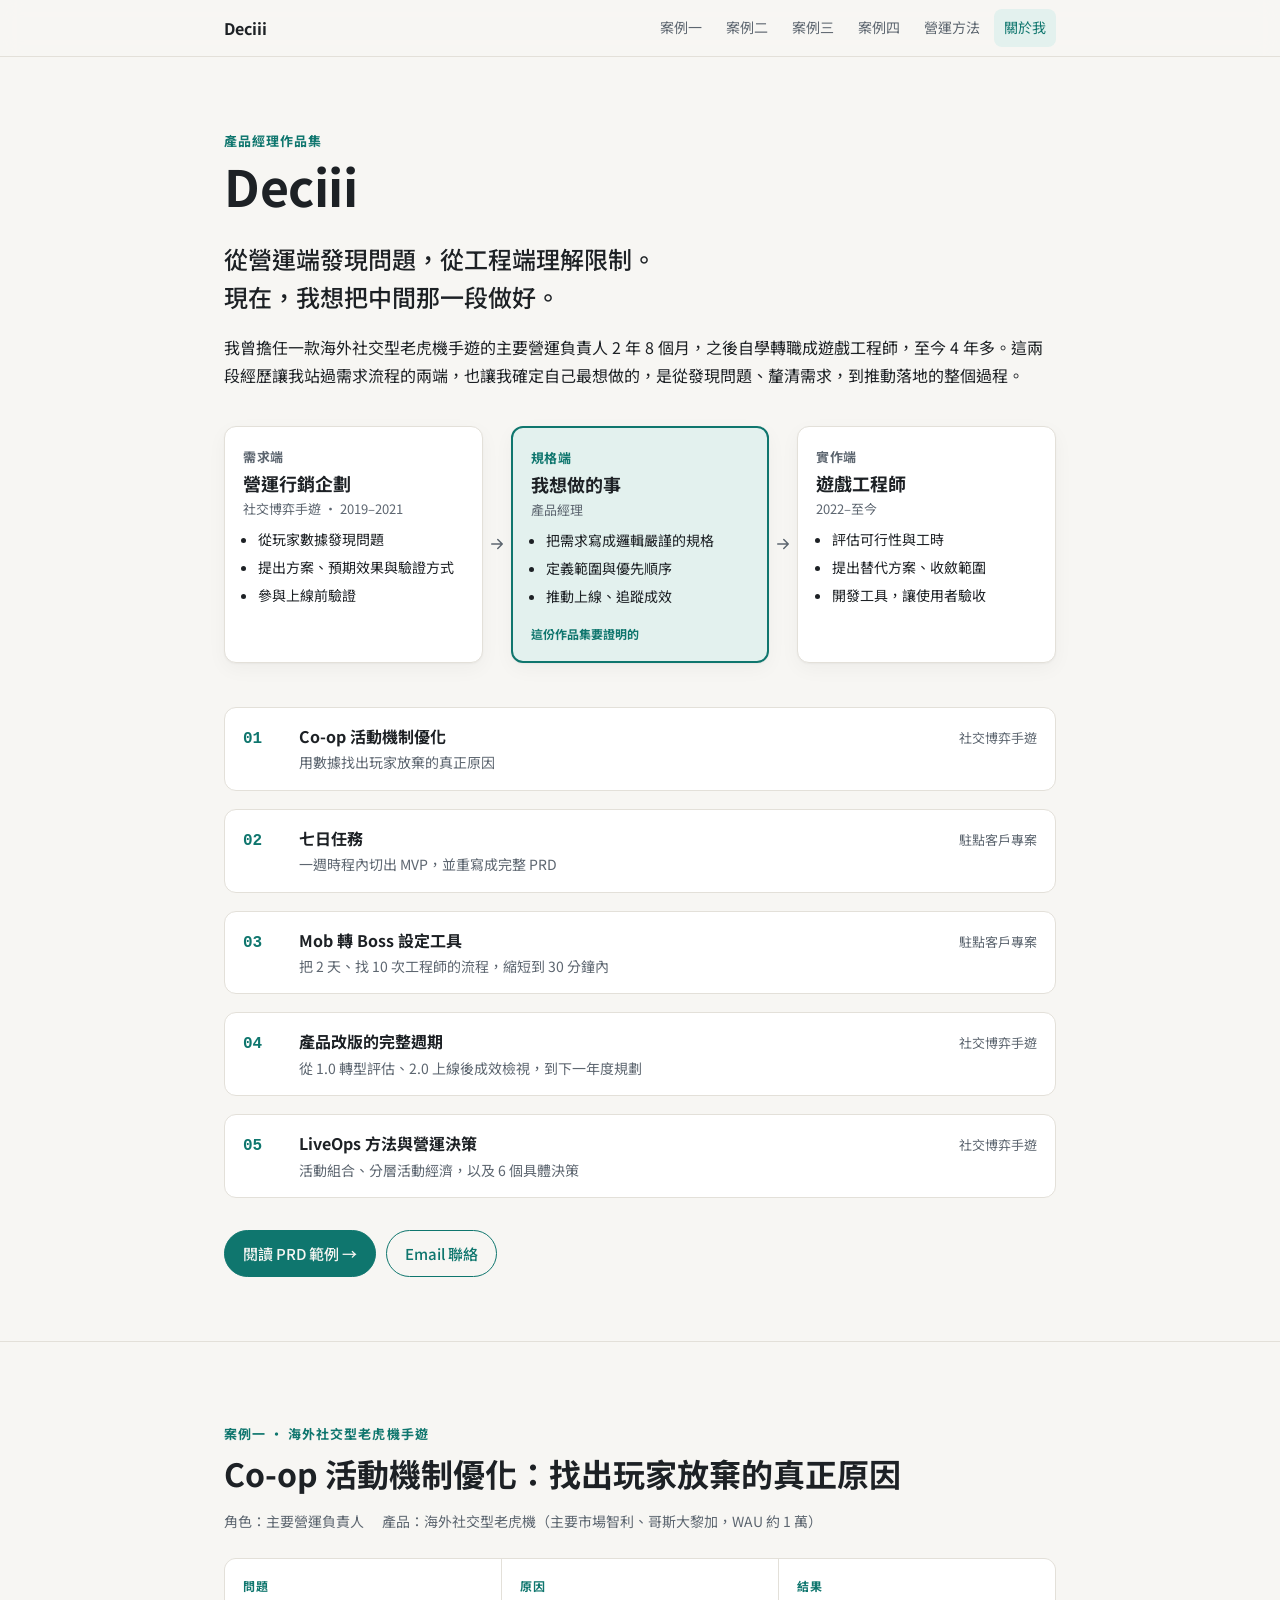
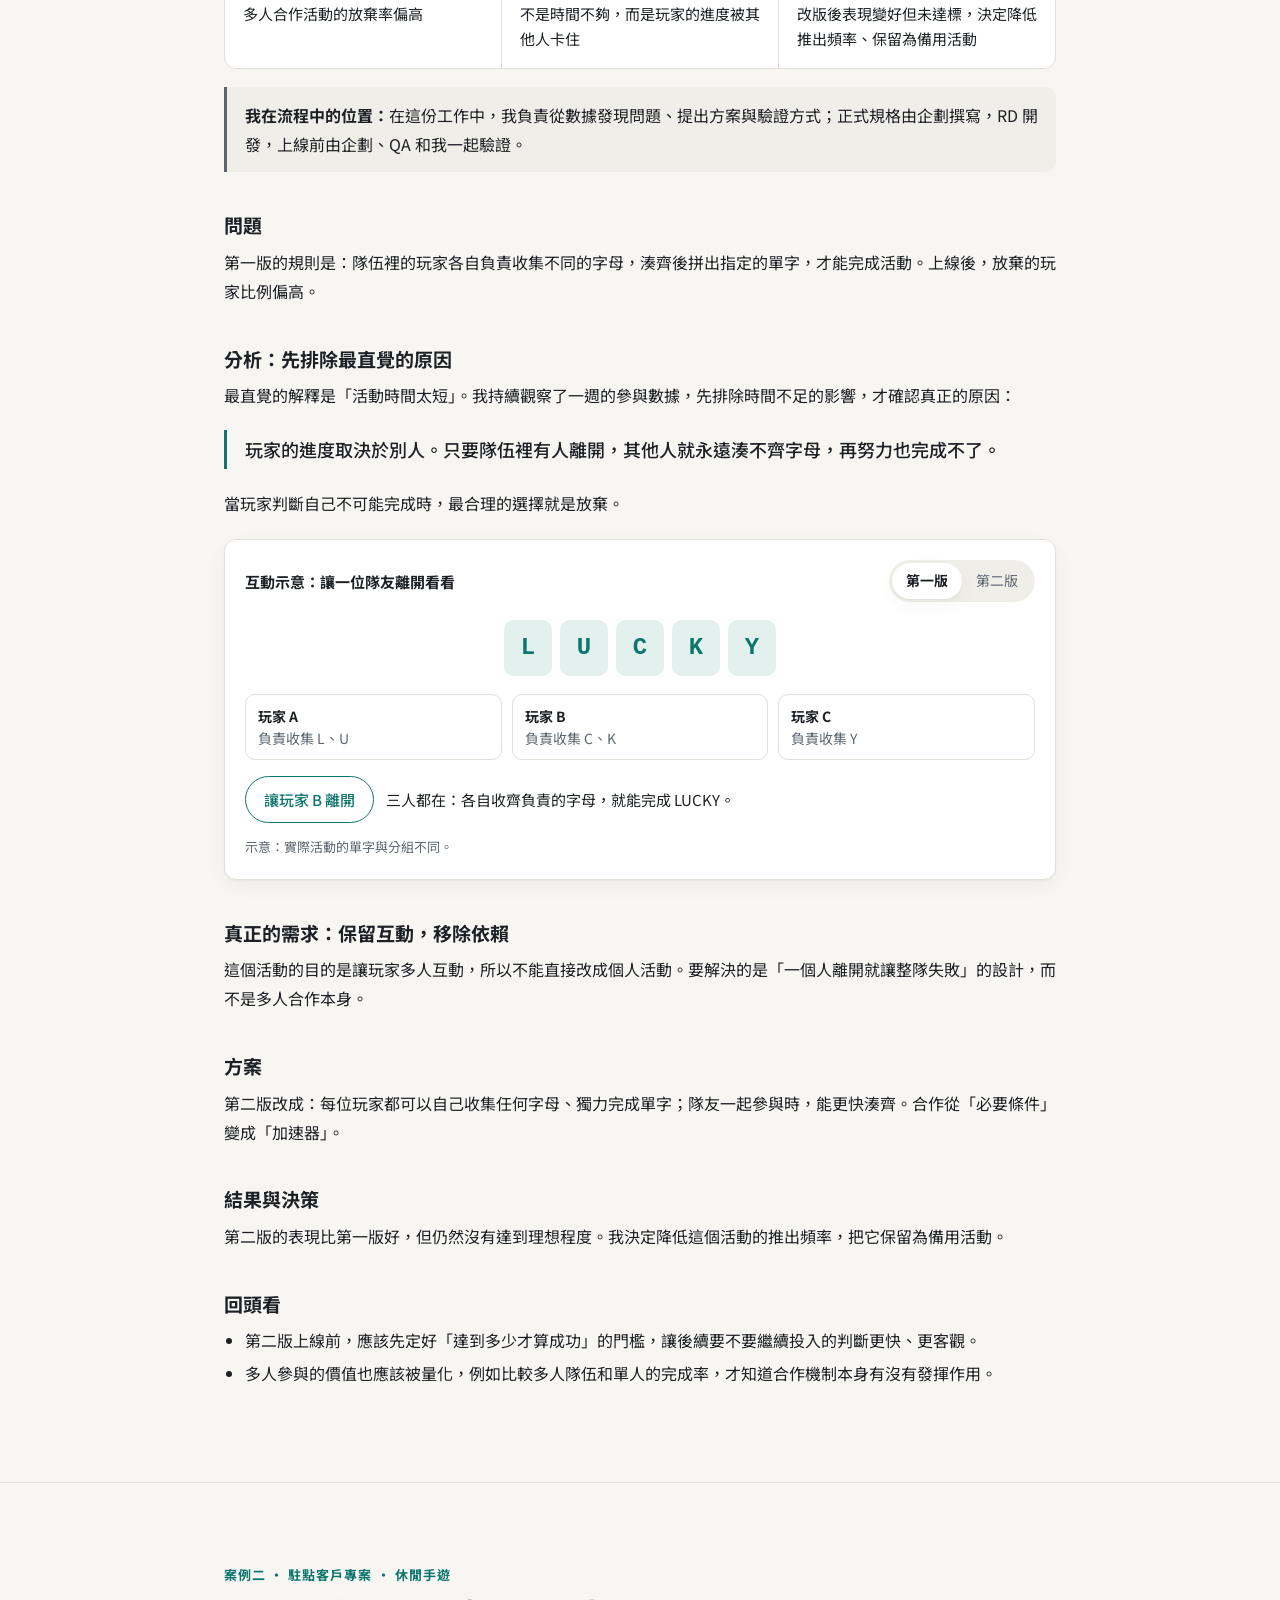
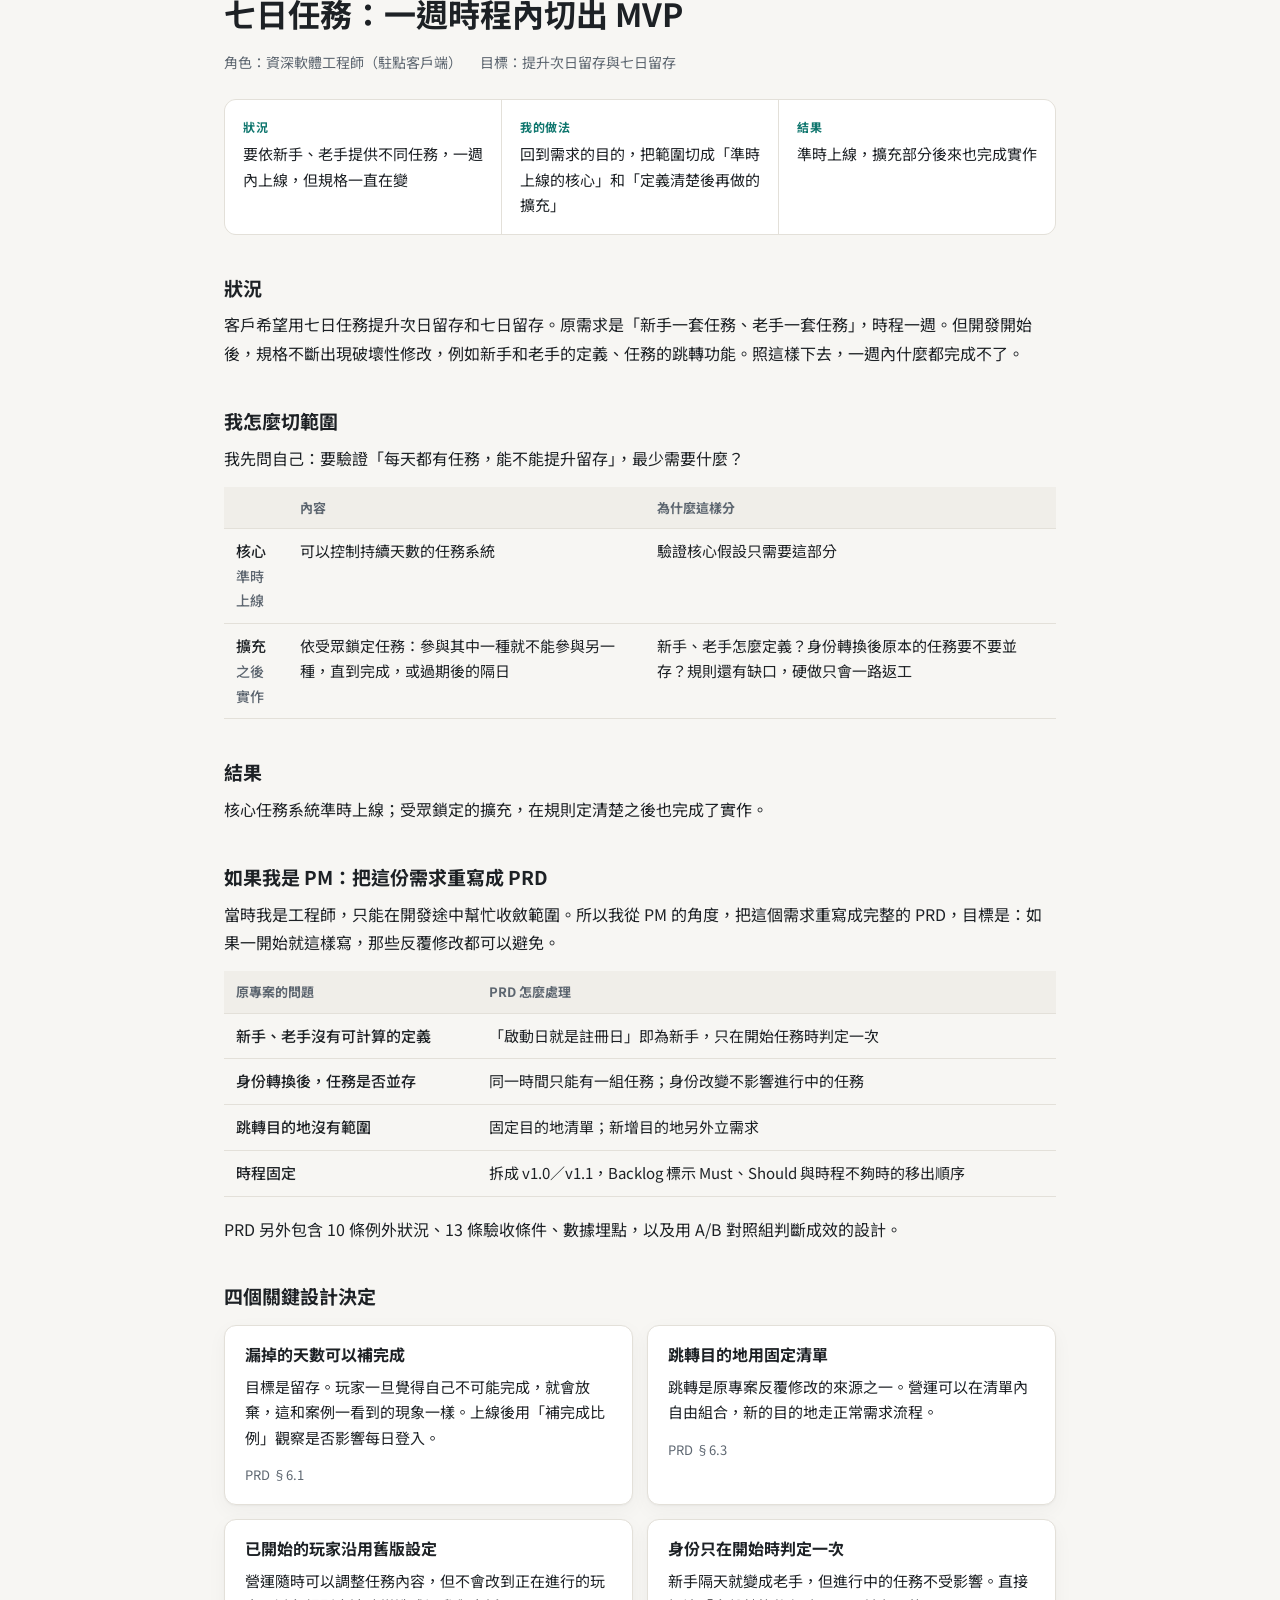
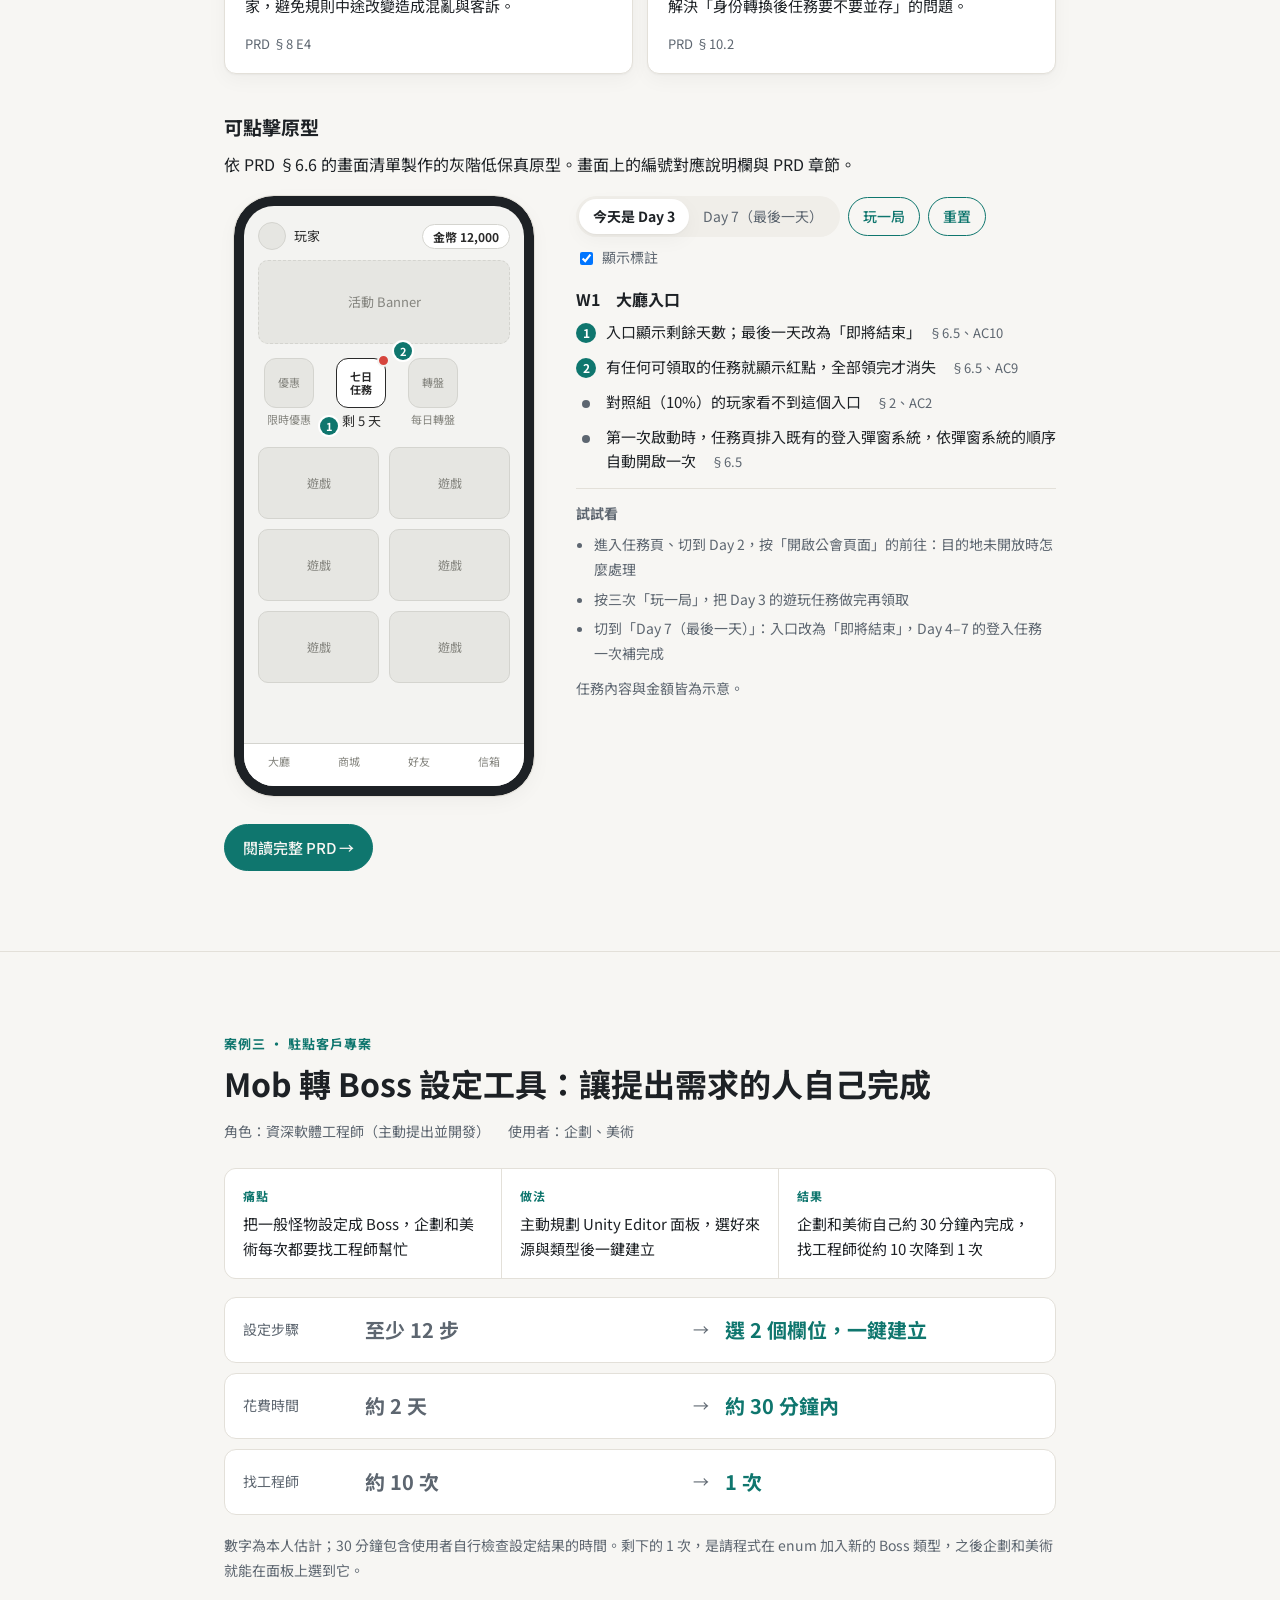
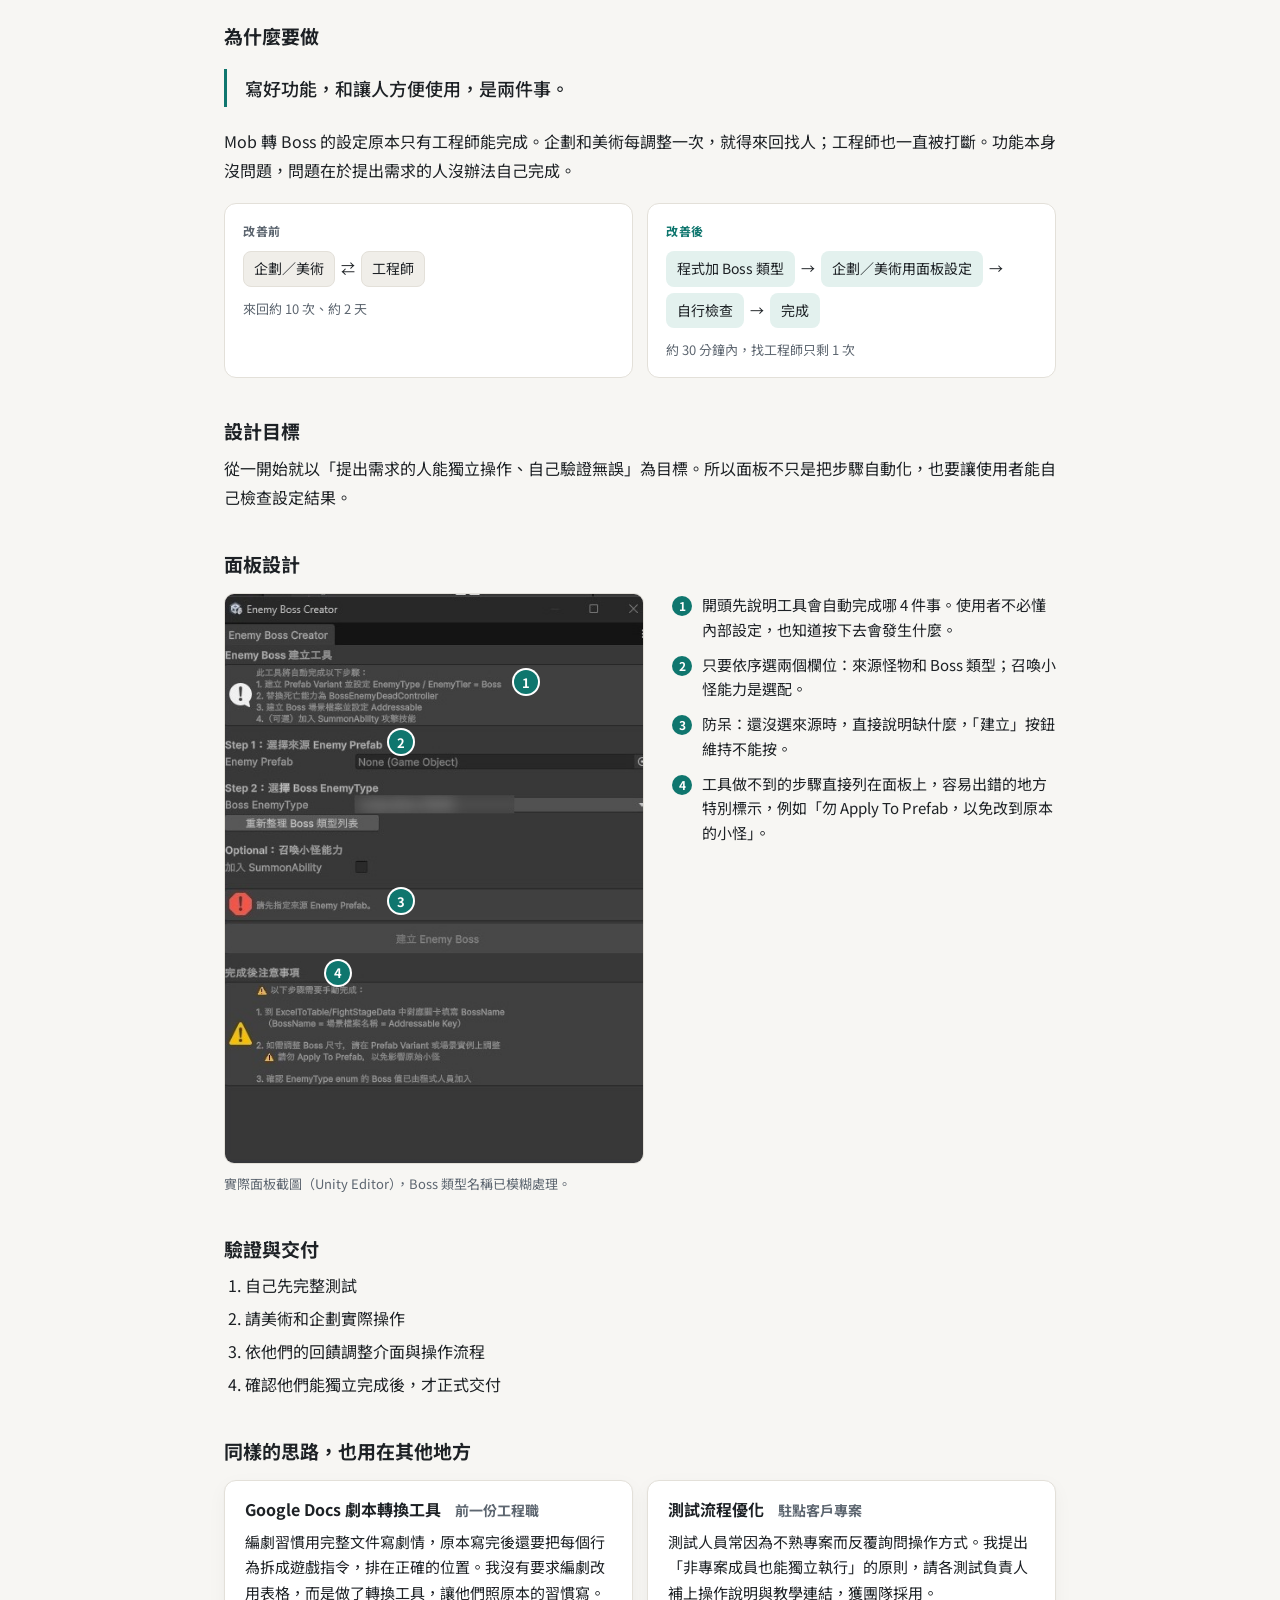
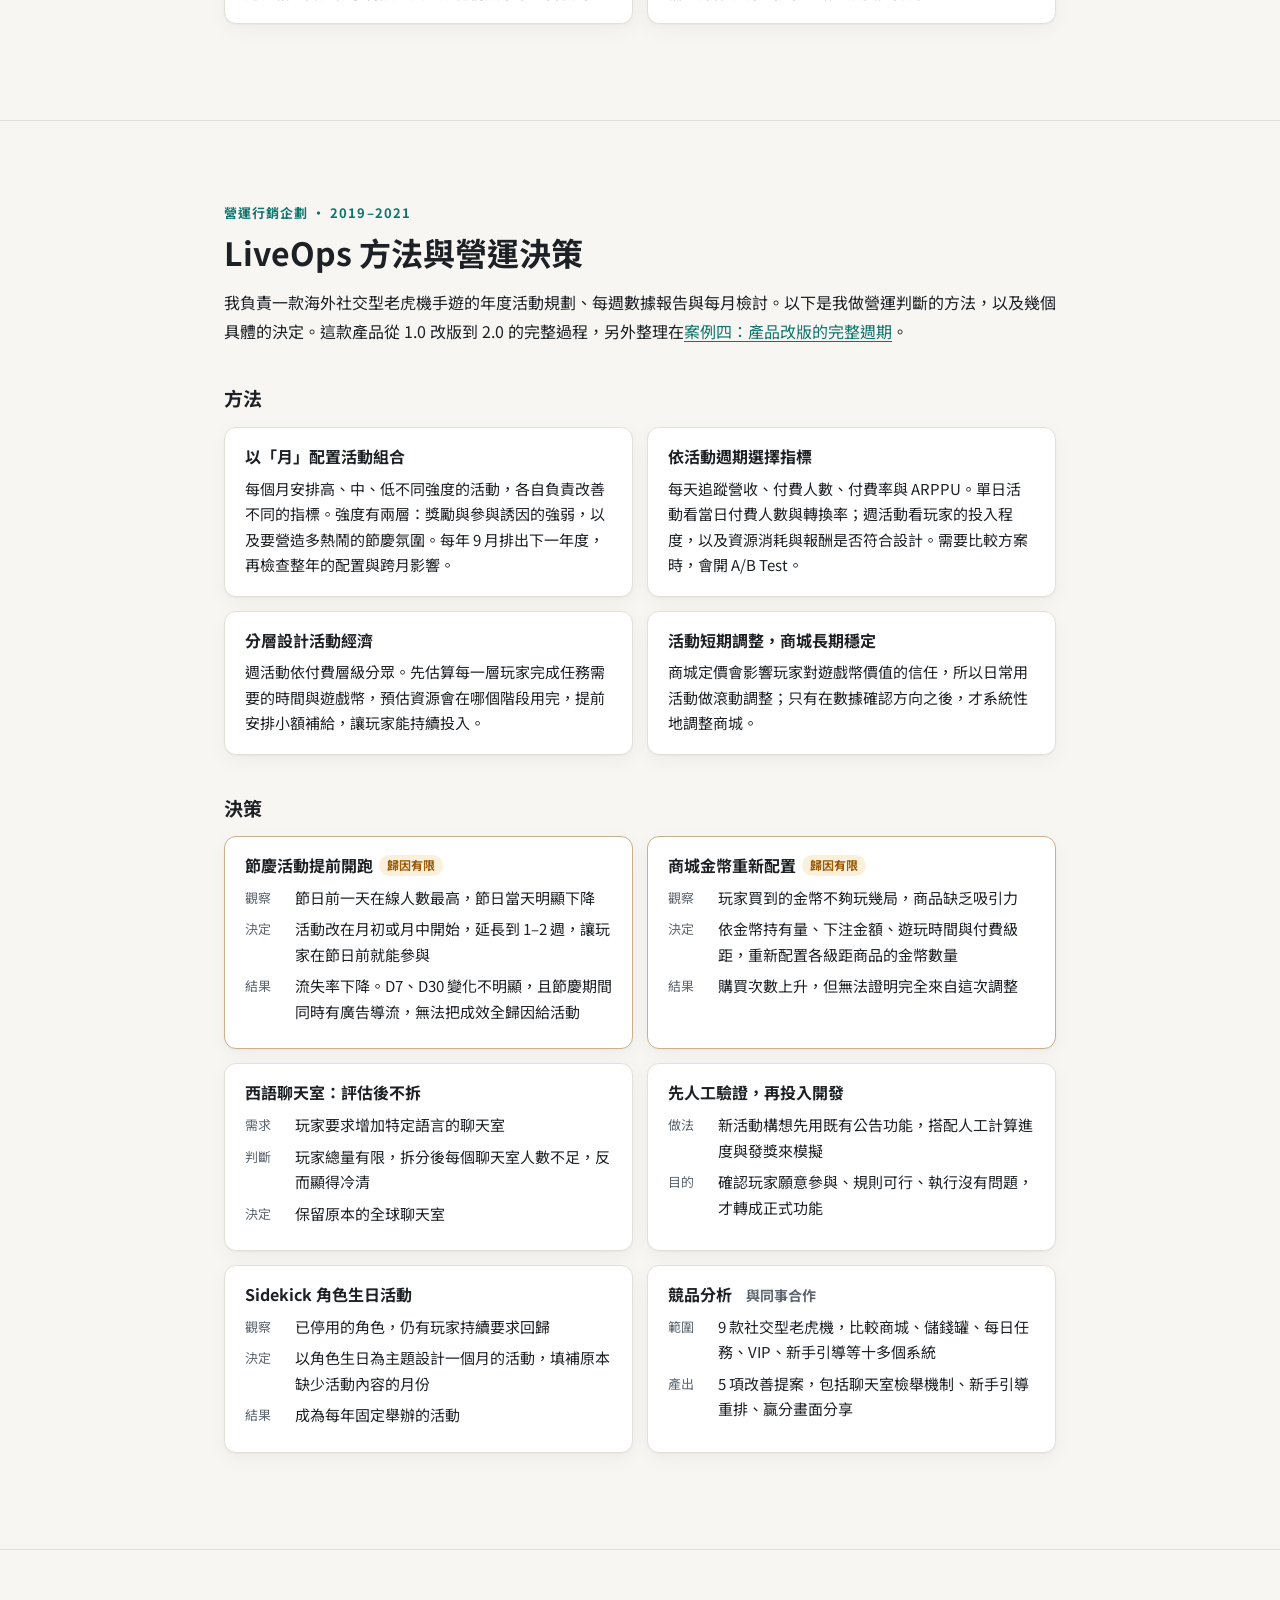
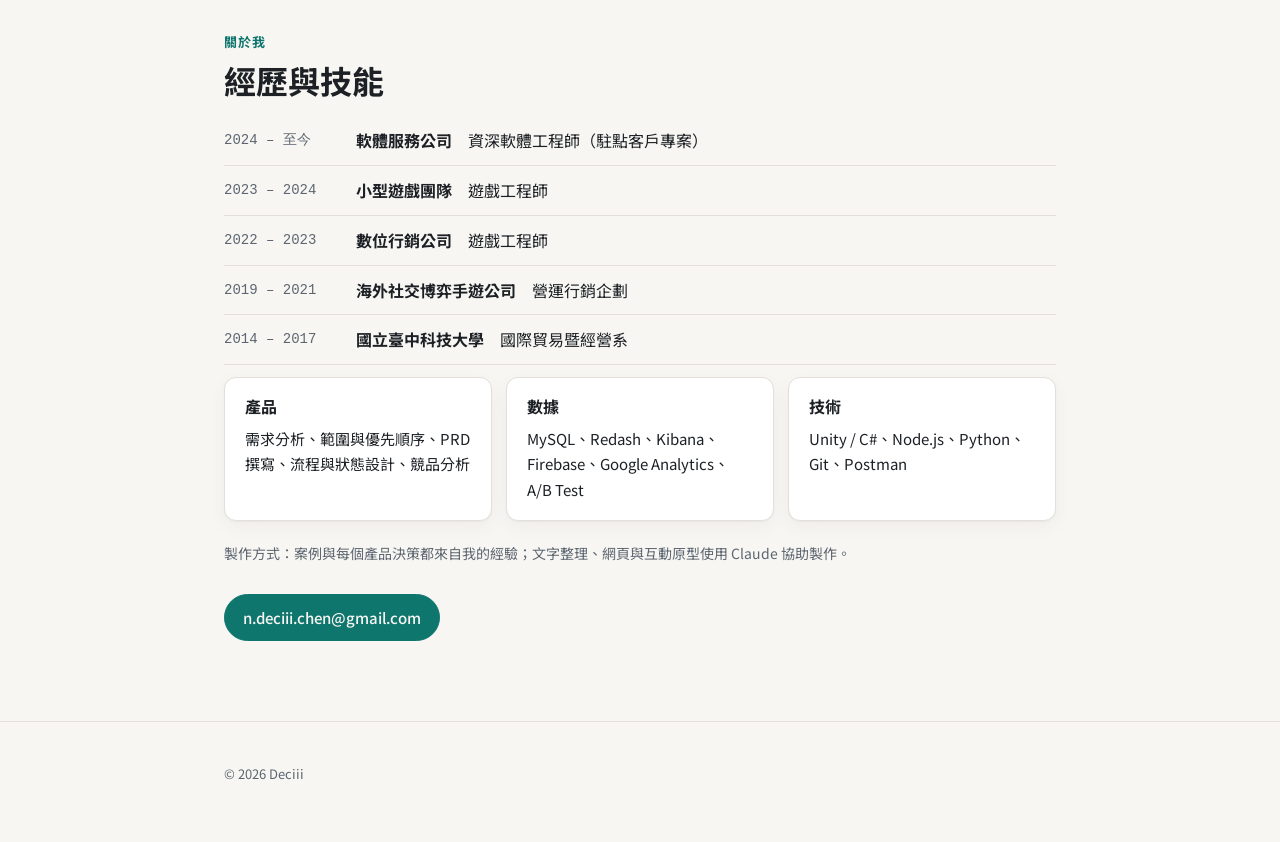
<file: index.html>
<!doctype html>
<html lang="zh-Hant-TW">
<head>
  <meta charset="utf-8">
  <meta name="viewport" content="width=device-width, initial-scale=1">
  <meta name="robots" content="noindex, nofollow">
  <title>Deciii｜產品作品集</title>
  <meta name="description" content="Deciii 的產品經理作品集：營運與工程雙背景，從需求釐清、範圍取捨到規格撰寫。">
  <link rel="preconnect" href="https://fonts.googleapis.com">
  <link rel="preconnect" href="https://fonts.gstatic.com" crossorigin>
  <link href="https://fonts.googleapis.com/css2?family=Noto+Sans+TC:wght@400;500;700&display=swap" rel="stylesheet">
  <link rel="stylesheet" href="style.css">
</head>
<body>

<header class="topbar">
  <div class="wrap">
    <a class="brand" href="#top">Deciii</a>
    <nav class="nav" aria-label="章節">
      <a href="#case-coop">案例一</a>
      <a href="#case-quest">案例二</a>
      <a href="#case-tool">案例三</a>
      <a href="revamp.html">案例四</a>
      <a href="#liveops">營運方法</a>
      <a href="#about">關於我</a>
    </nav>
  </div>
</header>

<main id="top">

  <!-- ================= Hero ================= -->
  <section class="hero">
    <div class="wrap">
      <p class="eyebrow">產品經理作品集</p>
      <h1>Deciii</h1>
      <p class="lede">從營運端發現問題，從工程端理解限制。<br>現在，我想把中間那一段做好。</p>
      <p>我曾擔任一款海外社交型老虎機手遊的主要營運負責人 2 年 8 個月，之後自學轉職成遊戲工程師，至今 4 年多。這兩段經歷讓我站過需求流程的兩端，也讓我確定自己最想做的，是從發現問題、釐清需求，到推動落地的整個過程。</p>

      <div class="pipeline" aria-label="我在需求流程中的位置">
        <div class="stage">
          <div class="label">需求端</div>
          <h4>營運行銷企劃</h4>
          <div class="when">社交博弈手遊 · 2019–2021</div>
          <ul>
            <li>從玩家數據發現問題</li>
            <li>提出方案、預期效果與驗證方式</li>
            <li>參與上線前驗證</li>
          </ul>
        </div>
        <div class="arrow" aria-hidden="true"><svg viewBox="0 0 24 24" fill="none" stroke="currentColor" stroke-width="2" stroke-linecap="round" stroke-linejoin="round"><path d="M5 12h14M13 6l6 6-6 6"/></svg></div>
        <div class="stage focus">
          <div class="label">規格端</div>
          <h4>我想做的事</h4>
          <div class="when">產品經理</div>
          <ul>
            <li>把需求寫成邏輯嚴謹的規格</li>
            <li>定義範圍與優先順序</li>
            <li>推動上線、追蹤成效</li>
          </ul>
          <span class="tag">這份作品集要證明的</span>
        </div>
        <div class="arrow" aria-hidden="true"><svg viewBox="0 0 24 24" fill="none" stroke="currentColor" stroke-width="2" stroke-linecap="round" stroke-linejoin="round"><path d="M5 12h14M13 6l6 6-6 6"/></svg></div>
        <div class="stage">
          <div class="label">實作端</div>
          <h4>遊戲工程師</h4>
          <div class="when">2022–至今</div>
          <ul>
            <li>評估可行性與工時</li>
            <li>提出替代方案、收斂範圍</li>
            <li>開發工具，讓使用者驗收</li>
          </ul>
        </div>
      </div>

      <ul class="case-index">
        <li><a href="#case-coop"><span class="num">01</span><span><span class="title">Co-op 活動機制優化</span><span class="desc">用數據找出玩家放棄的真正原因</span></span><span class="where">社交博弈手遊</span></a></li>
        <li><a href="#case-quest"><span class="num">02</span><span><span class="title">七日任務</span><span class="desc">一週時程內切出 MVP，並重寫成完整 PRD</span></span><span class="where">駐點客戶專案</span></a></li>
        <li><a href="#case-tool"><span class="num">03</span><span><span class="title">Mob 轉 Boss 設定工具</span><span class="desc">把 2 天、找 10 次工程師的流程，縮短到 30 分鐘內</span></span><span class="where">駐點客戶專案</span></a></li>
        <li><a href="revamp.html"><span class="num">04</span><span><span class="title">產品改版的完整週期</span><span class="desc">從 1.0 轉型評估、2.0 上線後成效檢視，到下一年度規劃</span></span><span class="where">社交博弈手遊</span></a></li>
        <li><a href="#liveops"><span class="num">05</span><span><span class="title">LiveOps 方法與營運決策</span><span class="desc">活動組合、分層活動經濟，以及 6 個具體決策</span></span><span class="where">社交博弈手遊</span></a></li>
      </ul>

      <div class="actions">
        <a class="btn" href="prd.html">閱讀 PRD 範例 →</a>
        <a class="btn ghost" href="mailto:n.deciii.chen@gmail.com">Email 聯絡</a>
      </div>
    </div>
  </section>

  <!-- ================= Case 1 ================= -->
  <section id="case-coop">
    <div class="wrap">
      <p class="eyebrow">案例一 · 海外社交型老虎機手遊</p>
      <h2>Co-op 活動機制優化：找出玩家放棄的真正原因</h2>
      <div class="meta">
        <span>角色：主要營運負責人</span>
        <span>產品：海外社交型老虎機（主要市場智利、哥斯大黎加，WAU 約 1 萬）</span>
      </div>

      <div class="tldr">
        <div><div class="k">問題</div><p>多人合作活動的放棄率偏高</p></div>
        <div><div class="k">原因</div><p>不是時間不夠，而是玩家的進度被其他人卡住</p></div>
        <div><div class="k">結果</div><p>改版後表現變好但未達標，決定降低推出頻率、保留為備用活動</p></div>
      </div>

      <div class="callout neutral">
        <p><strong>我在流程中的位置：</strong>在這份工作中，我負責從數據發現問題、提出方案與驗證方式；正式規格由企劃撰寫，RD 開發，上線前由企劃、QA 和我一起驗證。</p>
      </div>

      <h3>問題</h3>
      <p>第一版的規則是：隊伍裡的玩家各自負責收集不同的字母，湊齊後拼出指定的單字，才能完成活動。上線後，放棄的玩家比例偏高。</p>

      <h3>分析：先排除最直覺的原因</h3>
      <p>最直覺的解釋是「活動時間太短」。我持續觀察了一週的參與數據，先排除時間不足的影響，才確認真正的原因：</p>
      <p class="quote">玩家的進度取決於別人。只要隊伍裡有人離開，其他人就永遠湊不齊字母，再努力也完成不了。</p>
      <p>當玩家判斷自己不可能完成時，最合理的選擇就是放棄。</p>

      <div class="demo" id="coop-demo">
        <div class="demo-head">
          <span class="demo-title">互動示意：讓一位隊友離開看看</span>
          <div class="seg" role="group" aria-label="活動版本">
            <button type="button" data-ver="1" aria-pressed="true">第一版</button>
            <button type="button" data-ver="2" aria-pressed="false">第二版</button>
          </div>
        </div>
        <div class="word" id="coop-word"></div>
        <div class="players" id="coop-players"></div>
        <div class="demo-foot">
          <button type="button" class="btn ghost" id="coop-leave">讓玩家 B 離開</button>
          <p class="demo-result" id="coop-result" aria-live="polite"></p>
        </div>
        <p class="demo-note">示意：實際活動的單字與分組不同。</p>
      </div>

      <h3>真正的需求：保留互動，移除依賴</h3>
      <p>這個活動的目的是讓玩家多人互動，所以不能直接改成個人活動。要解決的是「一個人離開就讓整隊失敗」的設計，而不是多人合作本身。</p>

      <h3>方案</h3>
      <p>第二版改成：每位玩家都可以自己收集任何字母、獨力完成單字；隊友一起參與時，能更快湊齊。合作從「必要條件」變成「加速器」。</p>

      <h3>結果與決策</h3>
      <p>第二版的表現比第一版好，但仍然沒有達到理想程度。我決定降低這個活動的推出頻率，把它保留為備用活動。</p>

      <h3>回頭看</h3>
      <ul>
        <li>第二版上線前，應該先定好「達到多少才算成功」的門檻，讓後續要不要繼續投入的判斷更快、更客觀。</li>
        <li>多人參與的價值也應該被量化，例如比較多人隊伍和單人的完成率，才知道合作機制本身有沒有發揮作用。</li>
      </ul>
    </div>
  </section>

  <!-- ================= Case 2 ================= -->
  <section id="case-quest">
    <div class="wrap">
      <p class="eyebrow">案例二 · 駐點客戶專案 · 休閒手遊</p>
      <h2>七日任務：一週時程內切出 MVP</h2>
      <div class="meta">
        <span>角色：資深軟體工程師（駐點客戶端）</span>
        <span>目標：提升次日留存與七日留存</span>
      </div>

      <div class="tldr">
        <div><div class="k">狀況</div><p>要依新手、老手提供不同任務，一週內上線，但規格一直在變</p></div>
        <div><div class="k">我的做法</div><p>回到需求的目的，把範圍切成「準時上線的核心」和「定義清楚後再做的擴充」</p></div>
        <div><div class="k">結果</div><p>準時上線，擴充部分後來也完成實作</p></div>
      </div>

      <h3>狀況</h3>
      <p>客戶希望用七日任務提升次日留存和七日留存。原需求是「新手一套任務、老手一套任務」，時程一週。但開發開始後，規格不斷出現破壞性修改，例如新手和老手的定義、任務的跳轉功能。照這樣下去，一週內什麼都完成不了。</p>

      <h3>我怎麼切範圍</h3>
      <p>我先問自己：要驗證「每天都有任務，能不能提升留存」，最少需要什麼？</p>
      <div class="table-wrap">
        <table>
          <thead><tr><th></th><th>內容</th><th>為什麼這樣分</th></tr></thead>
          <tbody>
            <tr><td>核心<br><span class="muted small">準時上線</span></td><td>可以控制持續天數的任務系統</td><td>驗證核心假設只需要這部分</td></tr>
            <tr><td>擴充<br><span class="muted small">之後實作</span></td><td>依受眾鎖定任務：參與其中一種就不能參與另一種，直到完成，或過期後的隔日</td><td>新手、老手怎麼定義？身份轉換後原本的任務要不要並存？規則還有缺口，硬做只會一路返工</td></tr>
          </tbody>
        </table>
      </div>

      <h3>結果</h3>
      <p>核心任務系統準時上線；受眾鎖定的擴充，在規則定清楚之後也完成了實作。</p>

      <h3>如果我是 PM：把這份需求重寫成 PRD</h3>
      <p>當時我是工程師，只能在開發途中幫忙收斂範圍。所以我從 PM 的角度，把這個需求重寫成完整的 PRD，目標是：如果一開始就這樣寫，那些反覆修改都可以避免。</p>
      <div class="table-wrap">
        <table>
          <thead><tr><th>原專案的問題</th><th>PRD 怎麼處理</th></tr></thead>
          <tbody>
            <tr><td>新手、老手沒有可計算的定義</td><td>「啟動日就是註冊日」即為新手，只在開始任務時判定一次</td></tr>
            <tr><td>身份轉換後，任務是否並存</td><td>同一時間只能有一組任務；身份改變不影響進行中的任務</td></tr>
            <tr><td>跳轉目的地沒有範圍</td><td>固定目的地清單；新增目的地另外立需求</td></tr>
            <tr><td>時程固定</td><td>拆成 v1.0／v1.1，Backlog 標示 Must、Should 與時程不夠時的移出順序</td></tr>
          </tbody>
        </table>
      </div>
      <p>PRD 另外包含 10 條例外狀況、13 條驗收條件、數據埋點，以及用 A/B 對照組判斷成效的設計。</p>

      <h3>四個關鍵設計決定</h3>
      <div class="cards">
        <div class="card">
          <h4>漏掉的天數可以補完成</h4>
          <p>目標是留存。玩家一旦覺得自己不可能完成，就會放棄，這和案例一看到的現象一樣。上線後用「補完成比例」觀察是否影響每日登入。</p>
          <p class="ref">PRD §6.1</p>
        </div>
        <div class="card">
          <h4>跳轉目的地用固定清單</h4>
          <p>跳轉是原專案反覆修改的來源之一。營運可以在清單內自由組合，新的目的地走正常需求流程。</p>
          <p class="ref">PRD §6.3</p>
        </div>
        <div class="card">
          <h4>已開始的玩家沿用舊版設定</h4>
          <p>營運隨時可以調整任務內容，但不會改到正在進行的玩家，避免規則中途改變造成混亂與客訴。</p>
          <p class="ref">PRD §8 E4</p>
        </div>
        <div class="card">
          <h4>身份只在開始時判定一次</h4>
          <p>新手隔天就變成老手，但進行中的任務不受影響。直接解決「身份轉換後任務要不要並存」的問題。</p>
          <p class="ref">PRD §10.2</p>
        </div>
      </div>

      <h3>可點擊原型</h3>
      <p>依 PRD §6.6 的畫面清單製作的灰階低保真原型。畫面上的編號對應說明欄與 PRD 章節。</p>
      <div class="proto" id="proto">
        <div class="phone"><div class="screen" id="proto-screen"></div></div>
        <div class="proto-side">
          <div class="proto-controls">
            <div class="seg" role="group" aria-label="情境">
              <button type="button" data-today="3" aria-pressed="true">今天是 Day 3</button>
              <button type="button" data-today="7" aria-pressed="false">Day 7（最後一天）</button>
            </div>
            <button type="button" class="btn ghost sm" id="proto-play">玩一局</button>
            <button type="button" class="btn ghost sm" id="proto-reset">重置</button>
            <label class="proto-check"><input type="checkbox" id="proto-notes-toggle" checked> 顯示標註</label>
          </div>
          <div class="proto-notes" id="proto-notes" aria-live="polite"></div>
          <div class="proto-hint">
            <strong>試試看</strong>
            <ul>
              <li>進入任務頁、切到 Day 2，按「開啟公會頁面」的前往：目的地未開放時怎麼處理</li>
              <li>按三次「玩一局」，把 Day 3 的遊玩任務做完再領取</li>
              <li>切到「Day 7（最後一天）」：入口改為「即將結束」，Day 4–7 的登入任務一次補完成</li>
            </ul>
            <p class="small">任務內容與金額皆為示意。</p>
          </div>
        </div>
      </div>

      <div class="actions">
        <a class="btn" href="prd.html">閱讀完整 PRD →</a>
      </div>
    </div>
  </section>

  <!-- ================= Case 3 ================= -->
  <section id="case-tool">
    <div class="wrap">
      <p class="eyebrow">案例三 · 駐點客戶專案</p>
      <h2>Mob 轉 Boss 設定工具：讓提出需求的人自己完成</h2>
      <div class="meta">
        <span>角色：資深軟體工程師（主動提出並開發）</span>
        <span>使用者：企劃、美術</span>
      </div>

      <div class="tldr">
        <div><div class="k">痛點</div><p>把一般怪物設定成 Boss，企劃和美術每次都要找工程師幫忙</p></div>
        <div><div class="k">做法</div><p>主動規劃 Unity Editor 面板，選好來源與類型後一鍵建立</p></div>
        <div><div class="k">結果</div><p>企劃和美術自己約 30 分鐘內完成，找工程師從約 10 次降到 1 次</p></div>
      </div>

      <div class="compare">
        <div class="compare-row"><span class="k">設定步驟</span><span class="before">至少 12 步</span><span class="arrow">→</span><span class="after">選 2 個欄位，一鍵建立</span></div>
        <div class="compare-row"><span class="k">花費時間</span><span class="before">約 2 天</span><span class="arrow">→</span><span class="after">約 30 分鐘內</span></div>
        <div class="compare-row"><span class="k">找工程師</span><span class="before">約 10 次</span><span class="arrow">→</span><span class="after">1 次</span></div>
      </div>
      <p class="muted small">數字為本人估計；30 分鐘包含使用者自行檢查設定結果的時間。剩下的 1 次，是請程式在 enum 加入新的 Boss 類型，之後企劃和美術就能在面板上選到它。</p>

      <h3>為什麼要做</h3>
      <p class="quote">寫好功能，和讓人方便使用，是兩件事。</p>
      <p>Mob 轉 Boss 的設定原本只有工程師能完成。企劃和美術每調整一次，就得來回找人；工程師也一直被打斷。功能本身沒問題，問題在於提出需求的人沒辦法自己完成。</p>

      <div class="flows">
        <div class="flow">
          <div class="k">改善前</div>
          <div class="chain"><span class="chip">企劃／美術</span><span>⇄</span><span class="chip">工程師</span></div>
          <p class="note">來回約 10 次、約 2 天</p>
        </div>
        <div class="flow after">
          <div class="k">改善後</div>
          <div class="chain"><span class="chip">程式加 Boss 類型</span><span>→</span><span class="chip">企劃／美術用面板設定</span><span>→</span><span class="chip">自行檢查</span><span>→</span><span class="chip">完成</span></div>
          <p class="note">約 30 分鐘內，找工程師只剩 1 次</p>
        </div>
      </div>

      <h3>設計目標</h3>
      <p>從一開始就以「提出需求的人能獨立操作、自己驗證無誤」為目標。所以面板不只是把步驟自動化，也要讓使用者能自己檢查設定結果。</p>

      <h3>面板設計</h3>
      <div class="shot">
        <figure class="shot-fig">
          <div class="shot-img">
            <img src="assets/boss-panel.jpg" width="484" height="659" loading="lazy" alt="Enemy Boss Creator 設定面板：上方說明工具會自動完成的步驟，中間是兩個選擇步驟與防呆提示，下方列出完成後需要手動處理的事項">
            <span class="mk" aria-hidden="true" style="left:72%;top:15.5%">1</span>
            <span class="mk" aria-hidden="true" style="left:42%;top:26%">2</span>
            <span class="mk" aria-hidden="true" style="left:42%;top:54%">3</span>
            <span class="mk" aria-hidden="true" style="left:27%;top:66.5%">4</span>
          </div>
          <figcaption>實際面板截圖（Unity Editor），Boss 類型名稱已模糊處理。</figcaption>
        </figure>
        <div class="proto-notes">
          <ol>
            <li><span class="n">1</span><span>開頭先說明工具會自動完成哪 4 件事。使用者不必懂內部設定，也知道按下去會發生什麼。</span></li>
            <li><span class="n">2</span><span>只要依序選兩個欄位：來源怪物和 Boss 類型；召喚小怪能力是選配。</span></li>
            <li><span class="n">3</span><span>防呆：還沒選來源時，直接說明缺什麼，「建立」按鈕維持不能按。</span></li>
            <li><span class="n">4</span><span>工具做不到的步驟直接列在面板上，容易出錯的地方特別標示，例如「勿 Apply To Prefab，以免改到原本的小怪」。</span></li>
          </ol>
        </div>
      </div>

      <h3>驗證與交付</h3>
      <ol>
        <li>自己先完整測試</li>
        <li>請美術和企劃實際操作</li>
        <li>依他們的回饋調整介面與操作流程</li>
        <li>確認他們能獨立完成後，才正式交付</li>
      </ol>

      <h3>同樣的思路，也用在其他地方</h3>
      <div class="cards">
        <div class="card">
          <h4>Google Docs 劇本轉換工具<span class="muted small">　前一份工程職</span></h4>
          <p>編劇習慣用完整文件寫劇情，原本寫完後還要把每個行為拆成遊戲指令，排在正確的位置。我沒有要求編劇改用表格，而是做了轉換工具，讓他們照原本的習慣寫。</p>
        </div>
        <div class="card">
          <h4>測試流程優化<span class="muted small">　駐點客戶專案</span></h4>
          <p>測試人員常因為不熟專案而反覆詢問操作方式。我提出「非專案成員也能獨立執行」的原則，請各測試負責人補上操作說明與教學連結，獲團隊採用。</p>
        </div>
      </div>
    </div>
  </section>

  <!-- ================= LiveOps ================= -->
  <section id="liveops">
    <div class="wrap">
      <p class="eyebrow">營運行銷企劃 · 2019–2021</p>
      <h2>LiveOps 方法與營運決策</h2>
      <p>我負責一款海外社交型老虎機手遊的年度活動規劃、每週數據報告與每月檢討。以下是我做營運判斷的方法，以及幾個具體的決定。這款產品從 1.0 改版到 2.0 的完整過程，另外整理在<a href="revamp.html">案例四：產品改版的完整週期</a>。</p>

      <h3>方法</h3>
      <div class="cards">
        <div class="card">
          <h4>以「月」配置活動組合</h4>
          <p>每個月安排高、中、低不同強度的活動，各自負責改善不同的指標。強度有兩層：獎勵與參與誘因的強弱，以及要營造多熱鬧的節慶氛圍。每年 9 月排出下一年度，再檢查整年的配置與跨月影響。</p>
        </div>
        <div class="card">
          <h4>依活動週期選擇指標</h4>
          <p>每天追蹤營收、付費人數、付費率與 ARPPU。單日活動看當日付費人數與轉換率；週活動看玩家的投入程度，以及資源消耗與報酬是否符合設計。需要比較方案時，會開 A/B Test。</p>
        </div>
        <div class="card">
          <h4>分層設計活動經濟</h4>
          <p>週活動依付費層級分眾。先估算每一層玩家完成任務需要的時間與遊戲幣，預估資源會在哪個階段用完，提前安排小額補給，讓玩家能持續投入。</p>
        </div>
        <div class="card">
          <h4>活動短期調整，商城長期穩定</h4>
          <p>商城定價會影響玩家對遊戲幣價值的信任，所以日常用活動做滾動調整；只有在數據確認方向之後，才系統性地調整商城。</p>
        </div>
      </div>

      <h3>決策</h3>
      <div class="cards">
        <div class="card caveat">
          <h4>節慶活動提前開跑<span class="pill">歸因有限</span></h4>
          <div class="row"><span class="k">觀察</span><span>節日前一天在線人數最高，節日當天明顯下降</span></div>
          <div class="row"><span class="k">決定</span><span>活動改在月初或月中開始，延長到 1–2 週，讓玩家在節日前就能參與</span></div>
          <div class="row"><span class="k">結果</span><span>流失率下降。D7、D30 變化不明顯，且節慶期間同時有廣告導流，無法把成效全歸因給活動</span></div>
        </div>
        <div class="card caveat">
          <h4>商城金幣重新配置<span class="pill">歸因有限</span></h4>
          <div class="row"><span class="k">觀察</span><span>玩家買到的金幣不夠玩幾局，商品缺乏吸引力</span></div>
          <div class="row"><span class="k">決定</span><span>依金幣持有量、下注金額、遊玩時間與付費級距，重新配置各級距商品的金幣數量</span></div>
          <div class="row"><span class="k">結果</span><span>購買次數上升，但無法證明完全來自這次調整</span></div>
        </div>
        <div class="card">
          <h4>西語聊天室：評估後不拆</h4>
          <div class="row"><span class="k">需求</span><span>玩家要求增加特定語言的聊天室</span></div>
          <div class="row"><span class="k">判斷</span><span>玩家總量有限，拆分後每個聊天室人數不足，反而顯得冷清</span></div>
          <div class="row"><span class="k">決定</span><span>保留原本的全球聊天室</span></div>
        </div>
        <div class="card">
          <h4>先人工驗證，再投入開發</h4>
          <div class="row"><span class="k">做法</span><span>新活動構想先用既有公告功能，搭配人工計算進度與發獎來模擬</span></div>
          <div class="row"><span class="k">目的</span><span>確認玩家願意參與、規則可行、執行沒有問題，才轉成正式功能</span></div>
        </div>
        <div class="card">
          <h4>Sidekick 角色生日活動</h4>
          <div class="row"><span class="k">觀察</span><span>已停用的角色，仍有玩家持續要求回歸</span></div>
          <div class="row"><span class="k">決定</span><span>以角色生日為主題設計一個月的活動，填補原本缺少活動內容的月份</span></div>
          <div class="row"><span class="k">結果</span><span>成為每年固定舉辦的活動</span></div>
        </div>
        <div class="card">
          <h4>競品分析<span class="muted small">　與同事合作</span></h4>
          <div class="row"><span class="k">範圍</span><span>9 款社交型老虎機，比較商城、儲錢罐、每日任務、VIP、新手引導等十多個系統</span></div>
          <div class="row"><span class="k">產出</span><span>5 項改善提案，包括聊天室檢舉機制、新手引導重排、贏分畫面分享</span></div>
        </div>
      </div>
    </div>
  </section>

  <!-- ================= About ================= -->
  <section id="about">
    <div class="wrap">
      <p class="eyebrow">關於我</p>
      <h2>經歷與技能</h2>
      <ul class="timeline">
        <li><span class="when">2024 – 至今</span><span><strong>軟體服務公司</strong>　資深軟體工程師（駐點客戶專案）</span></li>
        <li><span class="when">2023 – 2024</span><span><strong>小型遊戲團隊</strong>　遊戲工程師</span></li>
        <li><span class="when">2022 – 2023</span><span><strong>數位行銷公司</strong>　遊戲工程師</span></li>
        <li><span class="when">2019 – 2021</span><span><strong>海外社交博弈手遊公司</strong>　營運行銷企劃</span></li>
        <li><span class="when">2014 – 2017</span><span><strong>國立臺中科技大學</strong>　國際貿易暨經營系</span></li>
      </ul>

      <div class="skills">
        <div class="card">
          <h4>產品</h4>
          <p>需求分析、範圍與優先順序、PRD 撰寫、流程與狀態設計、競品分析</p>
        </div>
        <div class="card">
          <h4>數據</h4>
          <p>MySQL、Redash、Kibana、Firebase、Google Analytics、A/B Test</p>
        </div>
        <div class="card">
          <h4>技術</h4>
          <p>Unity / C#、Node.js、Python、Git、Postman</p>
        </div>
      </div>

      <p class="muted small" style="margin-top:20px">製作方式：案例與每個產品決策都來自我的經驗；文字整理、網頁與互動原型使用 Claude 協助製作。</p>

      <div class="actions">
        <a class="btn" href="mailto:n.deciii.chen@gmail.com">n.deciii.chen@gmail.com</a>
      </div>
    </div>
  </section>

</main>

<footer>
  <div class="wrap">© 2026 Deciii</div>
</footer>

<script>
  /* ---------- Section highlight in nav ---------- */
  (function () {
    var links = Array.prototype.slice.call(document.querySelectorAll('.nav a'));
    var map = {};
    links.forEach(function (a) { map[a.getAttribute('href').slice(1)] = a; });
    if (!('IntersectionObserver' in window)) return;
    var nav = document.querySelector('.nav');
    /* 只橫向捲動導覽列本身，不呼叫 scrollIntoView，避免打斷頁面的慣性捲動 */
    function revealInNav(a) {
      if (nav.scrollWidth <= nav.clientWidth) return;
      var navRect = nav.getBoundingClientRect(), aRect = a.getBoundingClientRect();
      var left = nav.scrollLeft + (aRect.left - navRect.left) - (nav.clientWidth - aRect.width) / 2;
      nav.scrollTo({ left: left, behavior: 'smooth' });
    }
    var current = null;
    var io = new IntersectionObserver(function (entries) {
      entries.forEach(function (e) {
        var a = map[e.target.id];
        if (!e.isIntersecting || !a || a === current) return;
        if (current) current.removeAttribute('aria-current');
        a.setAttribute('aria-current', 'true');
        current = a;
        revealInNav(a);
      });
    }, { rootMargin: '-45% 0px -50% 0px' });
    Object.keys(map).forEach(function (id) {
      var el = document.getElementById(id);
      if (el) io.observe(el);
    });
  })();

  /* ---------- Co-op demo ---------- */
  (function () {
    var word = ['L', 'U', 'C', 'K', 'Y'];
    var owner = { L: 'A', U: 'A', C: 'B', K: 'B', Y: 'C' };
    var state = { ver: 1, bLeft: false };
    var wordEl = document.getElementById('coop-word');
    var playersEl = document.getElementById('coop-players');
    var resultEl = document.getElementById('coop-result');
    var leaveBtn = document.getElementById('coop-leave');
    var segBtns = document.querySelectorAll('#coop-demo .seg button');

    var results = {
      '1-false': '三人都在：各自收齊負責的字母，就能完成 LUCKY。',
      '1-true': 'B 離開後，C 和 K 沒有人能收集。A 和 C 再努力也完成不了，只能放棄。',
      '2-false': '每個人都能收集任何字母；三人一起收集，最快完成。',
      '2-true': 'B 離開後，A 和 C 仍然可以自己收集 C 和 K，只是慢一點，活動依然能完成。'
    };

    function render() {
      wordEl.innerHTML = '';
      word.forEach(function (ch) {
        var t = document.createElement('div');
        t.className = 'tile';
        var byB = owner[ch] === 'B';
        if (state.bLeft && byB) t.className += state.ver === 1 ? ' blocked' : ' covered';
        t.textContent = ch;
        t.setAttribute('aria-label', ch + (state.bLeft && byB ? (state.ver === 1 ? '：無人能收集' : '：由其他人補上') : ''));
        wordEl.appendChild(t);
      });

      playersEl.innerHTML = '';
      ['A', 'B', 'C'].forEach(function (p) {
        var d = document.createElement('div');
        var left = p === 'B' && state.bLeft;
        d.className = 'player' + (left ? ' left' : '');
        var mine = word.filter(function (ch) { return owner[ch] === p; }).join('、');
        var desc = left ? '已離開' : (state.ver === 1 ? '負責收集 ' + mine : '可以收集任何字母');
        d.innerHTML = '<div class="name">玩家 ' + p + '</div><div class="muted">' + desc + '</div>';
        playersEl.appendChild(d);
      });

      resultEl.textContent = results[state.ver + '-' + state.bLeft];
      leaveBtn.textContent = state.bLeft ? '讓玩家 B 回來' : '讓玩家 B 離開';
      segBtns.forEach(function (b) {
        b.setAttribute('aria-pressed', String(Number(b.dataset.ver) === state.ver));
      });
    }

    segBtns.forEach(function (b) {
      b.addEventListener('click', function () { state.ver = Number(b.dataset.ver); render(); });
    });
    leaveBtn.addEventListener('click', function () { state.bLeft = !state.bLeft; render(); });
    render();
  })();
</script>
<script src="prototype.js"></script>
</body>
</html>
</file>
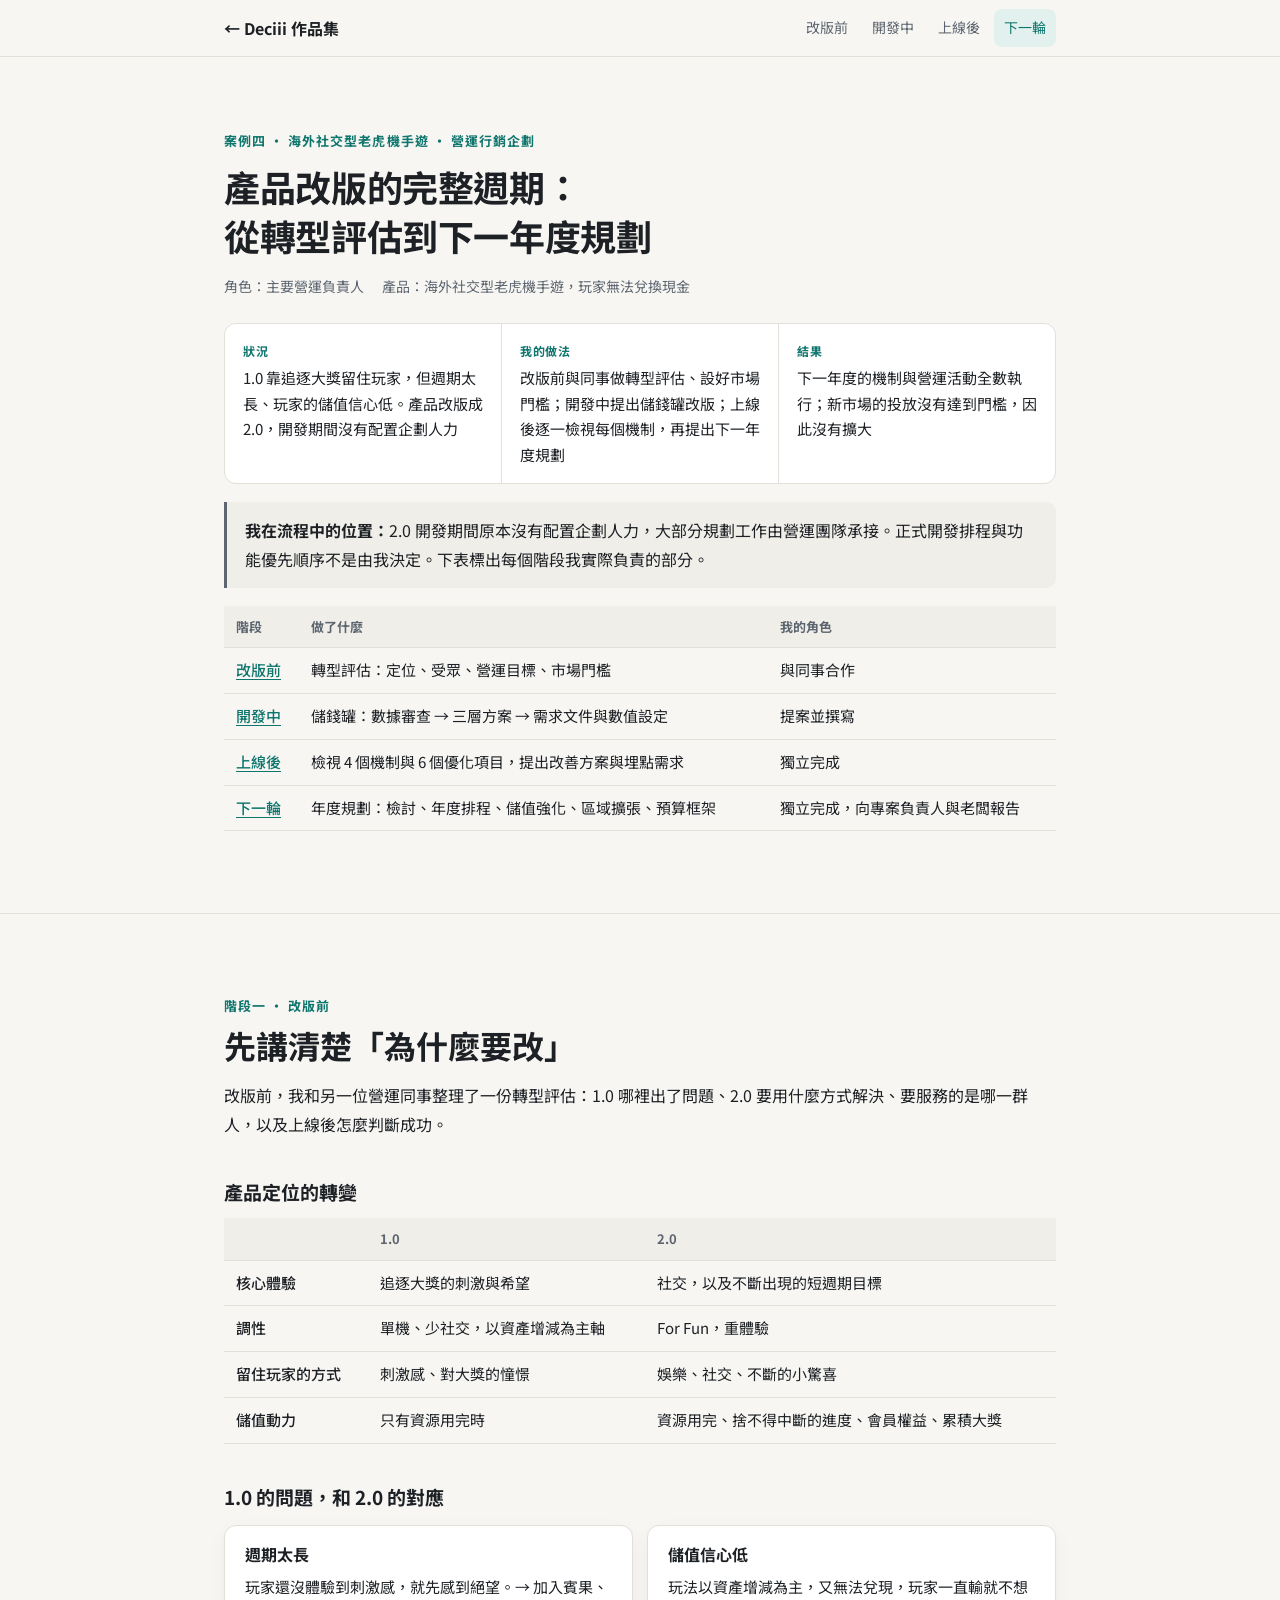
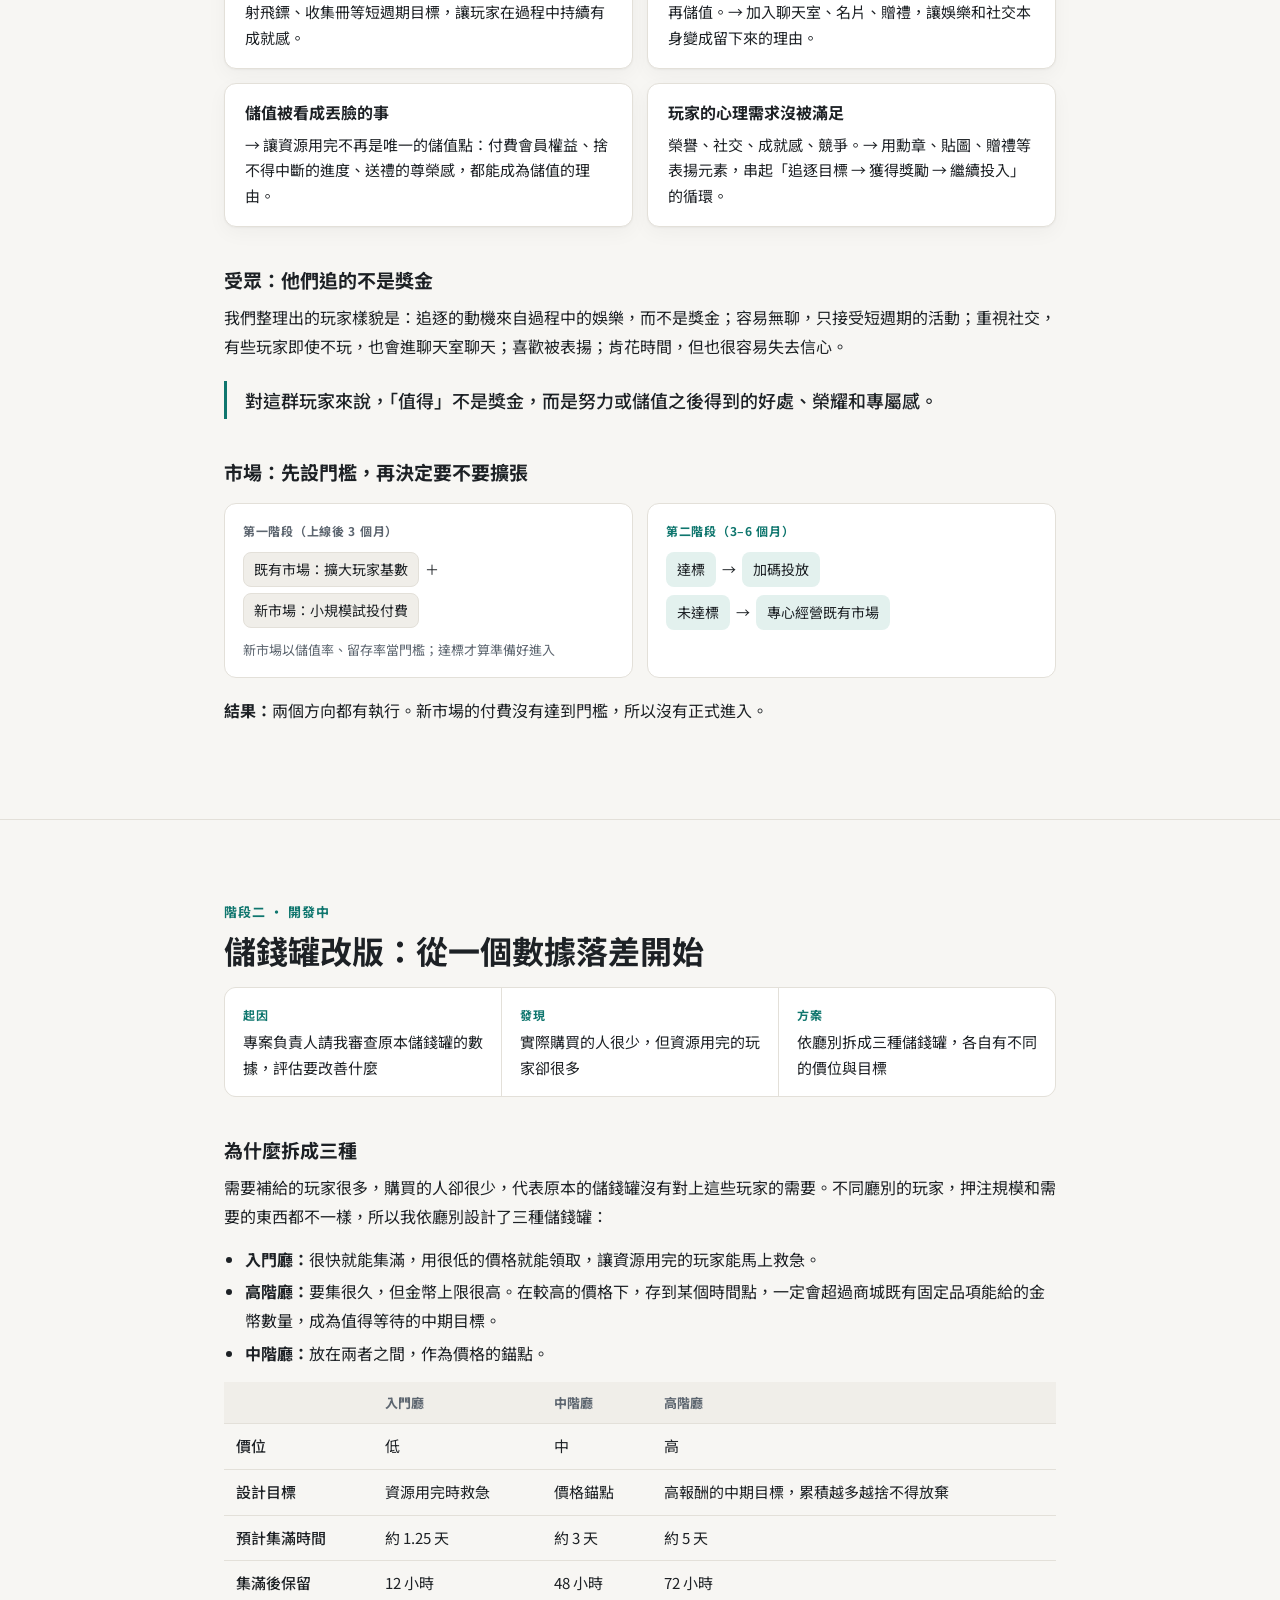
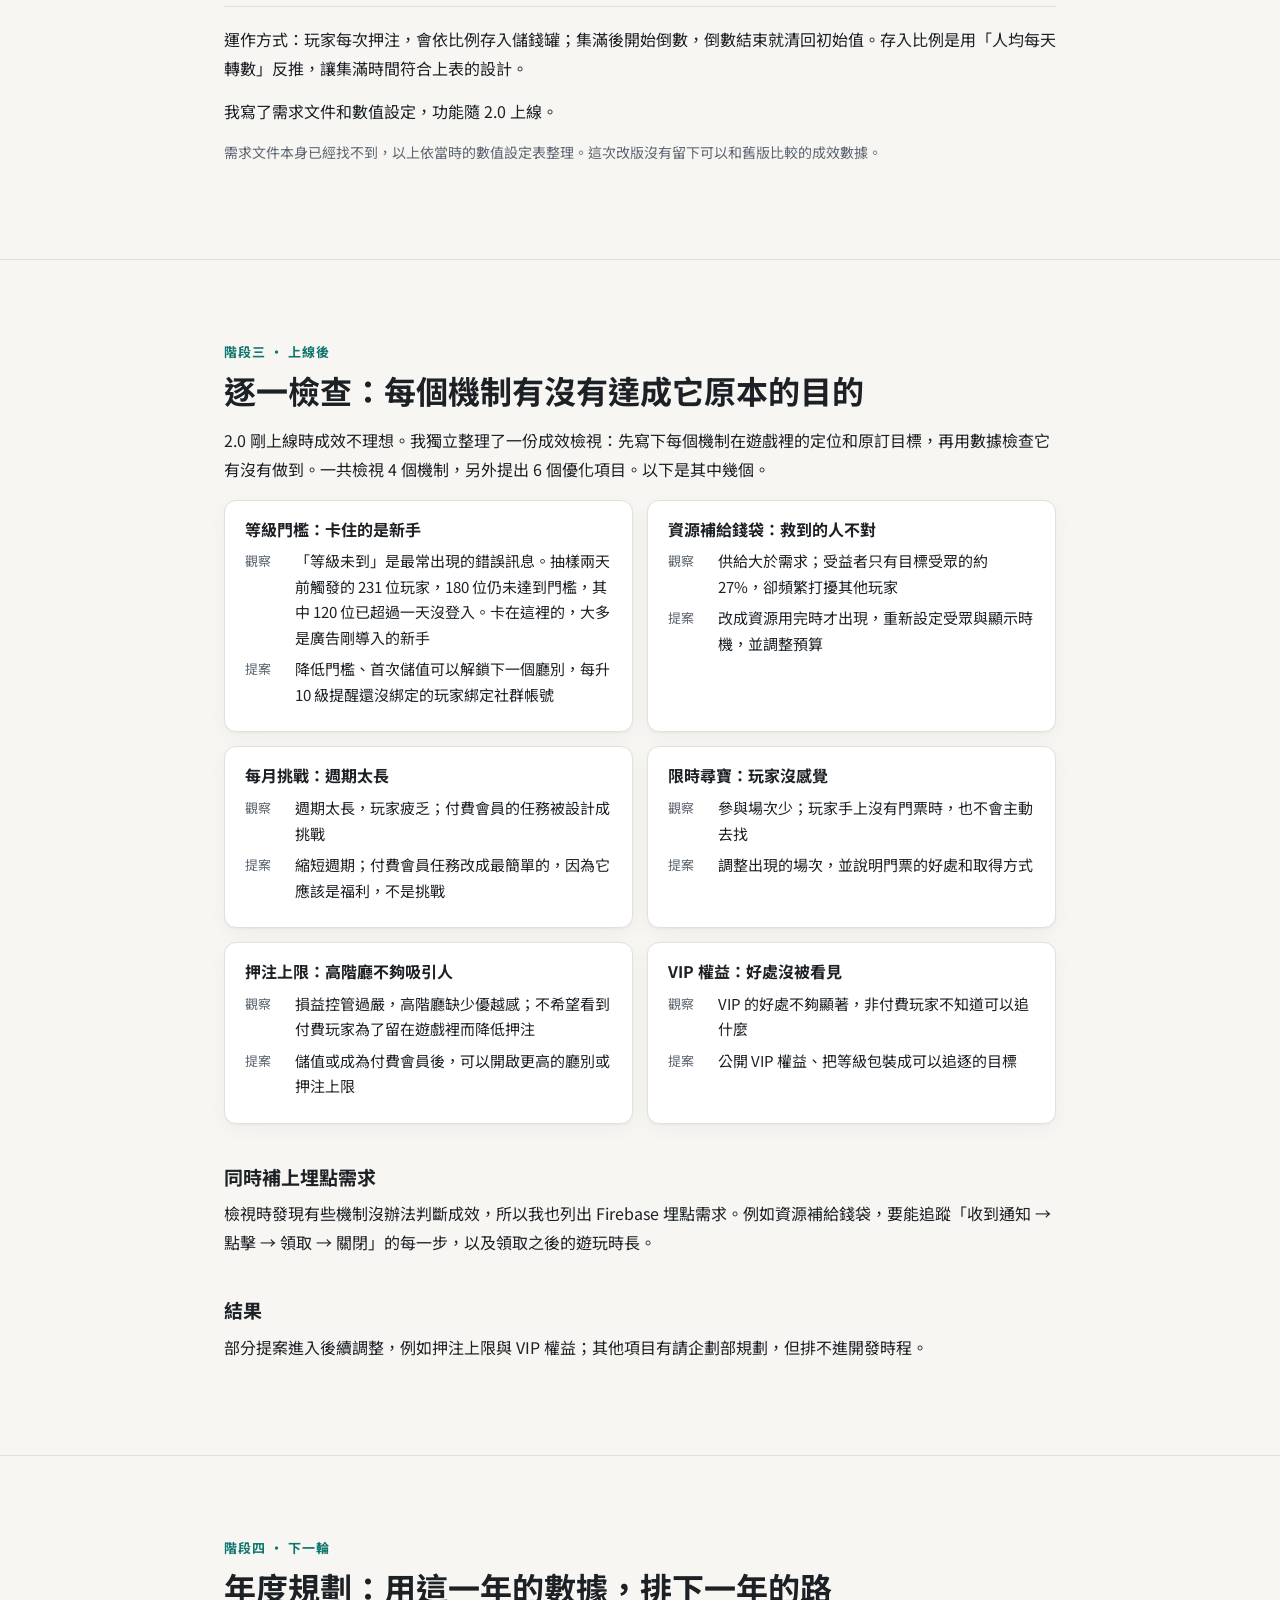
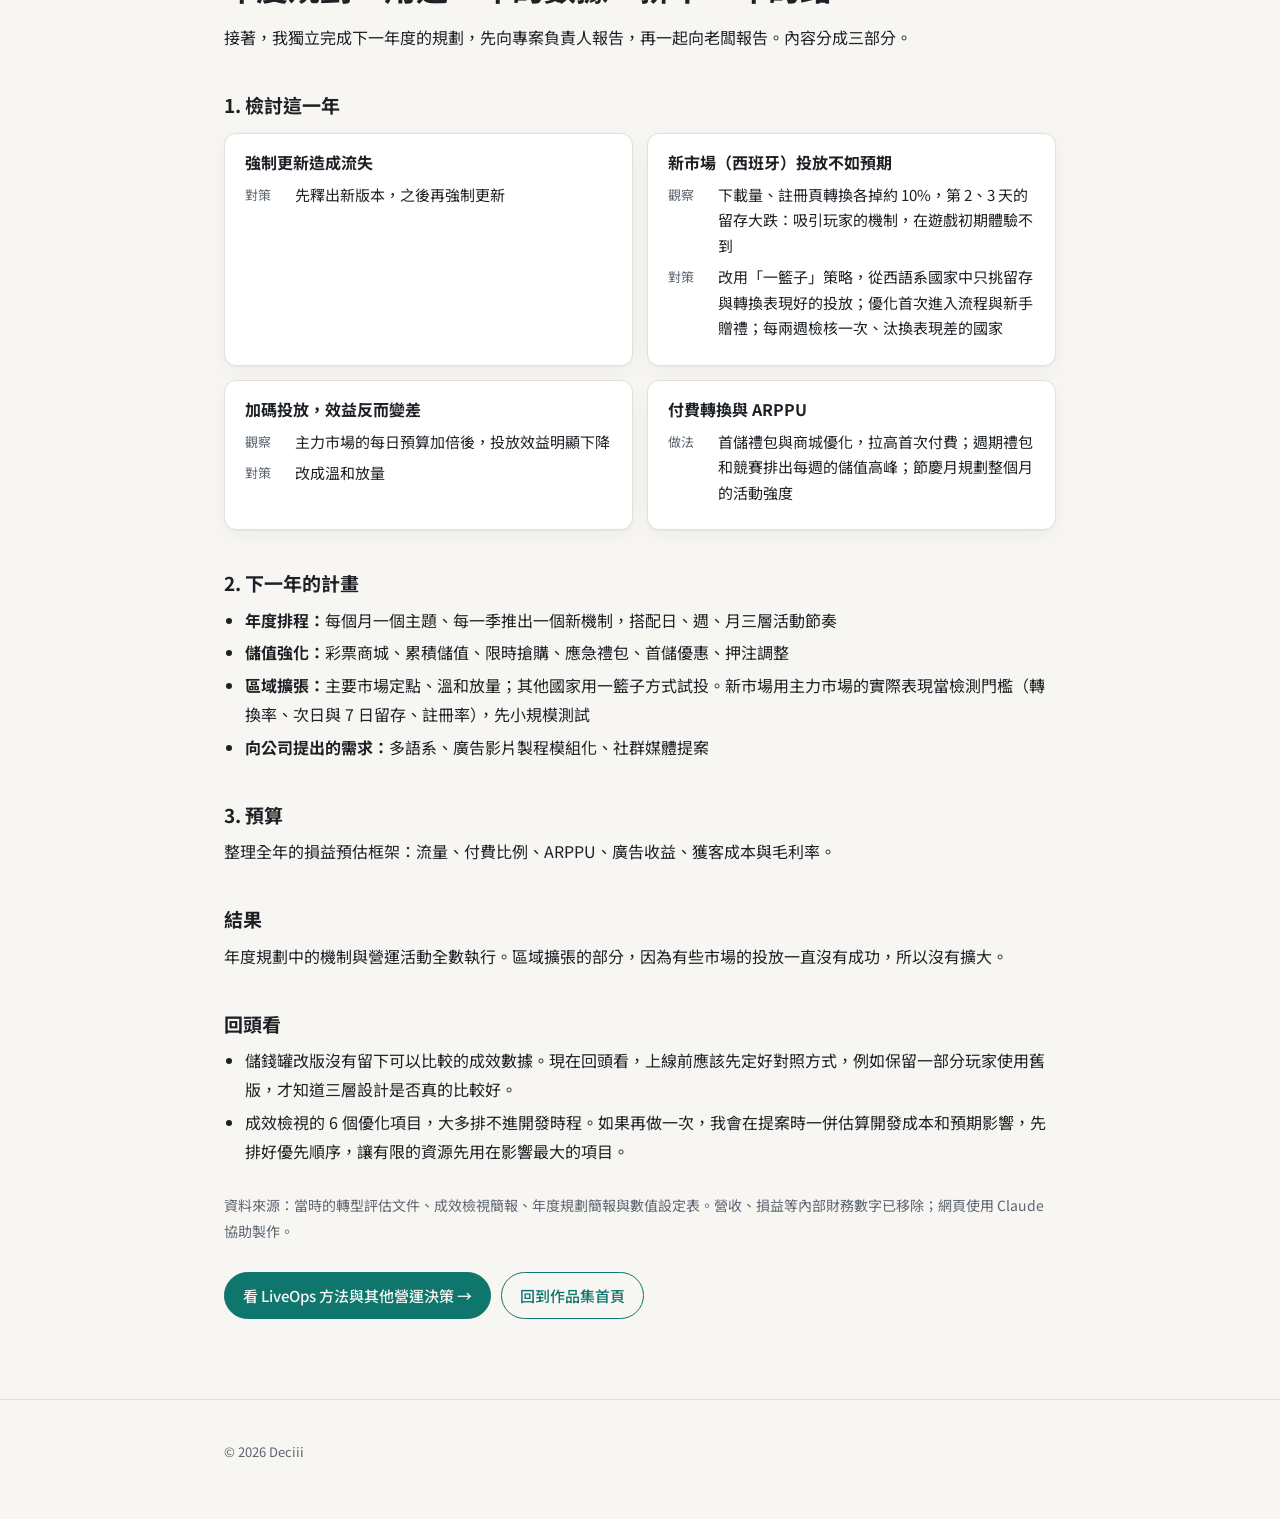
<file: revamp.html>
<!doctype html>
<html lang="zh-Hant-TW">
<head>
  <meta charset="utf-8">
  <meta name="viewport" content="width=device-width, initial-scale=1">
  <meta name="robots" content="noindex, nofollow">
  <title>產品改版的完整週期｜Deciii</title>
  <meta name="description" content="一款海外社交型老虎機手遊從 1.0 改版到 2.0：改版前評估、開發中的機制提案、上線後成效檢視，到下一年度規劃。">
  <link rel="preconnect" href="https://fonts.googleapis.com">
  <link rel="preconnect" href="https://fonts.gstatic.com" crossorigin>
  <link href="https://fonts.googleapis.com/css2?family=Noto+Sans+TC:wght@400;500;700&display=swap" rel="stylesheet">
  <link rel="stylesheet" href="style.css">
  <style>
    .table-wrap td:first-child { white-space: nowrap; }
    .table-wrap th { white-space: nowrap; }
    .keep { display: inline-block; }
    @media (max-width: 760px) {
      th, td { padding: 9px 8px; }
    }
  </style>
</head>
<body>

<header class="topbar">
  <div class="wrap">
    <a class="brand" href="index.html">← Deciii 作品集</a>
    <nav class="nav" aria-label="章節">
      <a href="#before">改版前</a>
      <a href="#build">開發中</a>
      <a href="#review">上線後</a>
      <a href="#next">下一輪</a>
    </nav>
  </div>
</header>

<main id="top">

  <section class="hero">
    <div class="wrap">
      <p class="eyebrow">案例四 · 海外社交型老虎機手遊 · 營運行銷企劃</p>
      <h1 style="font-size:clamp(26px,4.4vw,36px);line-height:1.35;margin:10px 0 14px">產品改版的完整週期：<br>從轉型評估到下一年度規劃</h1>
      <div class="meta">
        <span>角色：主要營運負責人</span>
        <span>產品：海外社交型老虎機手遊，玩家無法兌換現金</span>
      </div>

      <div class="tldr">
        <div><div class="k">狀況</div><p>1.0 靠追逐大獎留住玩家，但週期太長、玩家的儲值信心低。產品改版成 2.0，開發期間沒有配置企劃人力</p></div>
        <div><div class="k">我的做法</div><p>改版前與同事做轉型評估、設好市場門檻；開發中提出儲錢罐改版；上線後逐一檢視每個機制，再提出下一年度規劃</p></div>
        <div><div class="k">結果</div><p>下一年度的機制與營運活動全數執行；新市場的投放沒有達到門檻，因此沒有擴大</p></div>
      </div>

      <div class="callout neutral">
        <p><strong>我在流程中的位置：</strong>2.0 開發期間原本沒有配置企劃人力，大部分規劃工作由營運團隊承接。正式開發排程與功能優先順序不是由我決定。下表標出每個階段我實際負責的部分。</p>
      </div>

      <div class="table-wrap">
        <table>
          <thead><tr><th>階段</th><th>做了什麼</th><th>我的角色</th></tr></thead>
          <tbody>
            <tr><td><a href="#before">改版前</a></td><td>轉型評估：定位、受眾、營運目標、市場門檻</td><td>與同事合作</td></tr>
            <tr><td><a href="#build">開發中</a></td><td>儲錢罐：數據審查 → 三層方案 → 需求文件與數值設定</td><td>提案並撰寫</td></tr>
            <tr><td><a href="#review">上線後</a></td><td>檢視 4 個機制與 6 個優化項目，提出改善方案與埋點需求</td><td>獨立完成</td></tr>
            <tr><td><a href="#next">下一輪</a></td><td>年度規劃：檢討、年度排程、儲值強化、區域擴張、預算框架</td><td>獨立完成，向專案負責人與老闆報告</td></tr>
          </tbody>
        </table>
      </div>
    </div>
  </section>

  <!-- ================= Before ================= -->
  <section id="before">
    <div class="wrap">
      <p class="eyebrow">階段一 · 改版前</p>
      <h2>先講清楚<span class="keep">「為什麼要改」</span></h2>
      <p>改版前，我和另一位營運同事整理了一份轉型評估：1.0 哪裡出了問題、2.0 要用什麼方式解決、要服務的是哪一群人，以及上線後怎麼判斷成功。</p>

      <h3>產品定位的轉變</h3>
      <div class="table-wrap">
        <table>
          <thead><tr><th></th><th>1.0</th><th>2.0</th></tr></thead>
          <tbody>
            <tr><td>核心體驗</td><td>追逐大獎的刺激與希望</td><td>社交，以及不斷出現的短週期目標</td></tr>
            <tr><td>調性</td><td>單機、少社交，以資產增減為主軸</td><td>For Fun，重體驗</td></tr>
            <tr><td>留住玩家的方式</td><td>刺激感、對大獎的憧憬</td><td>娛樂、社交、不斷的小驚喜</td></tr>
            <tr><td>儲值動力</td><td>只有資源用完時</td><td>資源用完、捨不得中斷的進度、會員權益、累積大獎</td></tr>
          </tbody>
        </table>
      </div>

      <h3>1.0 的問題，和 2.0 的對應</h3>
      <div class="cards">
        <div class="card">
          <h4>週期太長</h4>
          <p>玩家還沒體驗到刺激感，就先感到絕望。→ 加入賓果、射飛鏢、收集冊等短週期目標，讓玩家在過程中持續有成就感。</p>
        </div>
        <div class="card">
          <h4>儲值信心低</h4>
          <p>玩法以資產增減為主，又無法兌現，玩家一直輸就不想再儲值。→ 加入聊天室、名片、贈禮，讓娛樂和社交本身變成留下來的理由。</p>
        </div>
        <div class="card">
          <h4>儲值被看成丟臉的事</h4>
          <p>→ 讓資源用完不再是唯一的儲值點：付費會員權益、捨不得中斷的進度、送禮的尊榮感，都能成為儲值的理由。</p>
        </div>
        <div class="card">
          <h4>玩家的心理需求沒被滿足</h4>
          <p>榮譽、社交、成就感、競爭。→ 用勳章、貼圖、贈禮等表揚元素，串起「追逐目標 → 獲得獎勵 → 繼續投入」的循環。</p>
        </div>
      </div>

      <h3>受眾：他們追的不是獎金</h3>
      <p>我們整理出的玩家樣貌是：追逐的動機來自過程中的娛樂，而不是獎金；容易無聊，只接受短週期的活動；重視社交，有些玩家即使不玩，也會進聊天室聊天；喜歡被表揚；肯花時間，但也很容易失去信心。</p>
      <p class="quote">對這群玩家來說，「值得」不是獎金，而是努力或儲值之後得到的好處、榮耀和專屬感。</p>

      <h3>市場：先設門檻，再決定要不要擴張</h3>
      <div class="flows">
        <div class="flow">
          <div class="k">第一階段（上線後 3 個月）</div>
          <div class="chain"><span class="chip">既有市場：擴大玩家基數</span><span>＋</span><span class="chip">新市場：小規模試投付費</span></div>
          <p class="note">新市場以儲值率、留存率當門檻；達標才算準備好進入</p>
        </div>
        <div class="flow after">
          <div class="k">第二階段（3–6 個月）</div>
          <div class="chain"><span class="chip">達標</span><span>→</span><span class="chip">加碼投放</span></div>
          <div class="chain" style="margin-top:8px"><span class="chip">未達標</span><span>→</span><span class="chip">專心經營既有市場</span></div>
        </div>
      </div>
      <p><strong>結果：</strong>兩個方向都有執行。新市場的付費沒有達到門檻，所以沒有正式進入。</p>
    </div>
  </section>

  <!-- ================= Build ================= -->
  <section id="build">
    <div class="wrap">
      <p class="eyebrow">階段二 · 開發中</p>
      <h2>儲錢罐改版：<span class="keep">從一個數據落差開始</span></h2>

      <div class="tldr">
        <div><div class="k">起因</div><p>專案負責人請我審查原本儲錢罐的數據，評估要改善什麼</p></div>
        <div><div class="k">發現</div><p>實際購買的人很少，但資源用完的玩家卻很多</p></div>
        <div><div class="k">方案</div><p>依廳別拆成三種儲錢罐，各自有不同的價位與目標</p></div>
      </div>

      <h3>為什麼拆成三種</h3>
      <p>需要補給的玩家很多，購買的人卻很少，代表原本的儲錢罐沒有對上這些玩家的需要。不同廳別的玩家，押注規模和需要的東西都不一樣，所以我依廳別設計了三種儲錢罐：</p>
      <ul>
        <li><strong>入門廳：</strong>很快就能集滿，用很低的價格就能領取，讓資源用完的玩家能馬上救急。</li>
        <li><strong>高階廳：</strong>要集很久，但金幣上限很高。在較高的價格下，存到某個時間點，一定會超過商城既有固定品項能給的金幣數量，成為值得等待的中期目標。</li>
        <li><strong>中階廳：</strong>放在兩者之間，作為價格的錨點。</li>
      </ul>
      <div class="table-wrap">
        <table>
          <thead><tr><th></th><th>入門廳</th><th>中階廳</th><th>高階廳</th></tr></thead>
          <tbody>
            <tr><td>價位</td><td>低</td><td>中</td><td>高</td></tr>
            <tr><td>設計目標</td><td>資源用完時救急</td><td>價格錨點</td><td>高報酬的中期目標，累積越多越捨不得放棄</td></tr>
            <tr><td>預計集滿時間</td><td>約 1.25 天</td><td>約 3 天</td><td>約 5 天</td></tr>
            <tr><td>集滿後保留</td><td>12 小時</td><td>48 小時</td><td>72 小時</td></tr>
          </tbody>
        </table>
      </div>
      <p>運作方式：玩家每次押注，會依比例存入儲錢罐；集滿後開始倒數，倒數結束就清回初始值。存入比例是用「人均每天轉數」反推，讓集滿時間符合上表的設計。</p>
      <p>我寫了需求文件和數值設定，功能隨 2.0 上線。</p>
      <p class="muted small">需求文件本身已經找不到，以上依當時的數值設定表整理。這次改版沒有留下可以和舊版比較的成效數據。</p>
    </div>
  </section>

  <!-- ================= Review ================= -->
  <section id="review">
    <div class="wrap">
      <p class="eyebrow">階段三 · 上線後</p>
      <h2>逐一檢查：每個機制有沒有達成它原本的目的</h2>
      <p>2.0 剛上線時成效不理想。我獨立整理了一份成效檢視：先寫下每個機制在遊戲裡的定位和原訂目標，再用數據檢查它有沒有做到。一共檢視 4 個機制，另外提出 6 個優化項目。以下是其中幾個。</p>

      <div class="cards">
        <div class="card">
          <h4>等級門檻：卡住的是新手</h4>
          <div class="row"><span class="k">觀察</span><span>「等級未到」是最常出現的錯誤訊息。抽樣兩天前觸發的 231 位玩家，180 位仍未達到門檻，其中 120 位已超過一天沒登入。卡在這裡的，大多是廣告剛導入的新手</span></div>
          <div class="row"><span class="k">提案</span><span>降低門檻、首次儲值可以解鎖下一個廳別，每升 10 級提醒還沒綁定的玩家綁定社群帳號</span></div>
        </div>
        <div class="card">
          <h4>資源補給錢袋：救到的人不對</h4>
          <div class="row"><span class="k">觀察</span><span>供給大於需求；受益者只有目標受眾的約 27%，卻頻繁打擾其他玩家</span></div>
          <div class="row"><span class="k">提案</span><span>改成資源用完時才出現，重新設定受眾與顯示時機，並調整預算</span></div>
        </div>
        <div class="card">
          <h4>每月挑戰：週期太長</h4>
          <div class="row"><span class="k">觀察</span><span>週期太長，玩家疲乏；付費會員的任務被設計成挑戰</span></div>
          <div class="row"><span class="k">提案</span><span>縮短週期；付費會員任務改成最簡單的，因為它應該是福利，不是挑戰</span></div>
        </div>
        <div class="card">
          <h4>限時尋寶：玩家沒感覺</h4>
          <div class="row"><span class="k">觀察</span><span>參與場次少；玩家手上沒有門票時，也不會主動去找</span></div>
          <div class="row"><span class="k">提案</span><span>調整出現的場次，並說明門票的好處和取得方式</span></div>
        </div>
        <div class="card">
          <h4>押注上限：高階廳不夠吸引人</h4>
          <div class="row"><span class="k">觀察</span><span>損益控管過嚴，高階廳缺少優越感；不希望看到付費玩家為了留在遊戲裡而降低押注</span></div>
          <div class="row"><span class="k">提案</span><span>儲值或成為付費會員後，可以開啟更高的廳別或押注上限</span></div>
        </div>
        <div class="card">
          <h4>VIP 權益：好處沒被看見</h4>
          <div class="row"><span class="k">觀察</span><span>VIP 的好處不夠顯著，非付費玩家不知道可以追什麼</span></div>
          <div class="row"><span class="k">提案</span><span>公開 VIP 權益、把等級包裝成可以追逐的目標</span></div>
        </div>
      </div>

      <h3>同時補上埋點需求</h3>
      <p>檢視時發現有些機制沒辦法判斷成效，所以我也列出 Firebase 埋點需求。例如資源補給錢袋，要能追蹤「收到通知 → 點擊 → 領取 → 關閉」的每一步，以及領取之後的遊玩時長。</p>

      <h3>結果</h3>
      <p>部分提案進入後續調整，例如押注上限與 VIP 權益；其他項目有請企劃部規劃，但排不進開發時程。</p>
    </div>
  </section>

  <!-- ================= Next ================= -->
  <section id="next">
    <div class="wrap">
      <p class="eyebrow">階段四 · 下一輪</p>
      <h2>年度規劃：用這一年的數據，排下一年的路</h2>
      <p>接著，我獨立完成下一年度的規劃，先向專案負責人報告，再一起向老闆報告。內容分成三部分。</p>

      <h3>1. 檢討這一年</h3>
      <div class="cards">
        <div class="card">
          <h4>強制更新造成流失</h4>
          <div class="row"><span class="k">對策</span><span>先釋出新版本，之後再強制更新</span></div>
        </div>
        <div class="card">
          <h4>新市場（西班牙）投放不如預期</h4>
          <div class="row"><span class="k">觀察</span><span>下載量、註冊頁轉換各掉約 10%，第 2、3 天的留存大跌：吸引玩家的機制，在遊戲初期體驗不到</span></div>
          <div class="row"><span class="k">對策</span><span>改用「一籃子」策略，從西語系國家中只挑留存與轉換表現好的投放；優化首次進入流程與新手贈禮；每兩週檢核一次、汰換表現差的國家</span></div>
        </div>
        <div class="card">
          <h4>加碼投放，效益反而變差</h4>
          <div class="row"><span class="k">觀察</span><span>主力市場的每日預算加倍後，投放效益明顯下降</span></div>
          <div class="row"><span class="k">對策</span><span>改成溫和放量</span></div>
        </div>
        <div class="card">
          <h4>付費轉換與 ARPPU</h4>
          <div class="row"><span class="k">做法</span><span>首儲禮包與商城優化，拉高首次付費；週期禮包和競賽排出每週的儲值高峰；節慶月規劃整個月的活動強度</span></div>
        </div>
      </div>

      <h3>2. 下一年的計畫</h3>
      <ul>
        <li><strong>年度排程：</strong>每個月一個主題、每一季推出一個新機制，搭配日、週、月三層活動節奏</li>
        <li><strong>儲值強化：</strong>彩票商城、累積儲值、限時搶購、應急禮包、首儲優惠、押注調整</li>
        <li><strong>區域擴張：</strong>主要市場定點、溫和放量；其他國家用一籃子方式試投。新市場用主力市場的實際表現當檢測門檻（轉換率、次日與 7 日留存、註冊率），先小規模測試</li>
        <li><strong>向公司提出的需求：</strong>多語系、廣告影片製程模組化、社群媒體提案</li>
      </ul>

      <h3>3. 預算</h3>
      <p>整理全年的損益預估框架：流量、付費比例、ARPPU、廣告收益、獲客成本與毛利率。</p>

      <h3>結果</h3>
      <p>年度規劃中的機制與營運活動全數執行。區域擴張的部分，因為有些市場的投放一直沒有成功，所以沒有擴大。</p>

      <h3>回頭看</h3>
      <ul>
        <li>儲錢罐改版沒有留下可以比較的成效數據。現在回頭看，上線前應該先定好對照方式，例如保留一部分玩家使用舊版，才知道三層設計是否真的比較好。</li>
        <li>成效檢視的 6 個優化項目，大多排不進開發時程。如果再做一次，我會在提案時一併估算開發成本和預期影響，先排好優先順序，讓有限的資源先用在影響最大的項目。</li>
      </ul>

      <p class="muted small" style="margin-top:28px">資料來源：當時的轉型評估文件、成效檢視簡報、年度規劃簡報與數值設定表。營收、損益等內部財務數字已移除；網頁使用 Claude 協助製作。</p>

      <div class="actions">
        <a class="btn" href="index.html#liveops">看 LiveOps 方法與其他營運決策 →</a>
        <a class="btn ghost" href="index.html">回到作品集首頁</a>
      </div>
    </div>
  </section>

</main>

<footer>
  <div class="wrap">© 2026 Deciii</div>
</footer>

<script>
  (function () {
    var links = Array.prototype.slice.call(document.querySelectorAll('.nav a'));
    var map = {};
    links.forEach(function (a) { map[a.getAttribute('href').slice(1)] = a; });
    if (!('IntersectionObserver' in window)) return;
    var nav = document.querySelector('.nav');
    function revealInNav(a) {
      if (nav.scrollWidth <= nav.clientWidth) return;
      var navRect = nav.getBoundingClientRect(), aRect = a.getBoundingClientRect();
      var left = nav.scrollLeft + (aRect.left - navRect.left) - (nav.clientWidth - aRect.width) / 2;
      nav.scrollTo({ left: left, behavior: 'smooth' });
    }
    var current = null;
    var io = new IntersectionObserver(function (entries) {
      entries.forEach(function (e) {
        var a = map[e.target.id];
        if (!e.isIntersecting || !a || a === current) return;
        if (current) current.removeAttribute('aria-current');
        a.setAttribute('aria-current', 'true');
        current = a;
        revealInNav(a);
      });
    }, { rootMargin: '-45% 0px -50% 0px' });
    Object.keys(map).forEach(function (id) {
      var el = document.getElementById(id);
      if (el) io.observe(el);
    });
  })();
</script>
</body>
</html>
</file>
<file: style.css>
:root {
  --bg: #f7f6f3;
  --surface: #ffffff;
  --surface-2: #f0eee9;
  --text: #1d2125;
  --muted: #5d6670;
  --border: #e3e0d9;
  --accent: #0f766e;
  --accent-strong: #0b5a54;
  --accent-soft: #e3f1ee;
  --warn: #9a5a06;
  --warn-soft: #fbf0dc;
  --bad: #b42318;
  --bad-soft: #fdecea;
  --radius: 12px;
  --shadow: 0 1px 2px rgba(0, 0, 0, .04), 0 6px 20px rgba(0, 0, 0, .04);
  --font: "Noto Sans TC", -apple-system, "PingFang TC", "Microsoft JhengHei", sans-serif;
  --mono: ui-monospace, SFMono-Regular, Menlo, Consolas, monospace;
  color-scheme: light;
}

@media (prefers-color-scheme: dark) {
  :root:not([data-theme="light"]) {
    --bg: #121417;
    --surface: #1a1d21;
    --surface-2: #22262b;
    --text: #e7e9ec;
    --muted: #9aa3ad;
    --border: #2d3238;
    --accent: #5cc8b8;
    --accent-strong: #84dacd;
    --accent-soft: rgba(92, 200, 184, .12);
    --warn: #e3a54a;
    --warn-soft: rgba(227, 165, 74, .13);
    --bad: #f07167;
    --bad-soft: rgba(240, 113, 103, .13);
    --shadow: none;
    color-scheme: dark;
  }
}

:root[data-theme="dark"] {
  --bg: #121417;
  --surface: #1a1d21;
  --surface-2: #22262b;
  --text: #e7e9ec;
  --muted: #9aa3ad;
  --border: #2d3238;
  --accent: #5cc8b8;
  --accent-strong: #84dacd;
  --accent-soft: rgba(92, 200, 184, .12);
  --warn: #e3a54a;
  --warn-soft: rgba(227, 165, 74, .13);
  --bad: #f07167;
  --bad-soft: rgba(240, 113, 103, .13);
  --shadow: none;
  color-scheme: dark;
}

* { box-sizing: border-box; }

html { scroll-behavior: smooth; scroll-padding-top: 72px; }

body {
  margin: 0;
  background: var(--bg);
  color: var(--text);
  font-family: var(--font);
  font-size: 16px;
  line-height: 1.8;
  -webkit-font-smoothing: antialiased;
}

a { color: var(--accent); text-underline-offset: 3px; }
a:hover { color: var(--accent-strong); }

.wrap { max-width: 880px; margin: 0 auto; padding: 0 24px; }

/* ---------- Top bar ---------- */
.topbar {
  position: sticky;
  top: 0;
  z-index: 10;
  background: color-mix(in srgb, var(--bg) 88%, transparent);
  backdrop-filter: saturate(1.4) blur(10px);
  -webkit-backdrop-filter: saturate(1.4) blur(10px);
  border-bottom: 1px solid var(--border);
}
.topbar .wrap {
  display: flex;
  align-items: center;
  gap: 20px;
  height: 56px;
}
.brand { font-weight: 700; color: var(--text); text-decoration: none; white-space: nowrap; }
.nav {
  display: flex;
  gap: 4px;
  overflow-x: auto;
  scrollbar-width: none;
  margin-left: auto;
}
.nav::-webkit-scrollbar { display: none; }
.nav a {
  color: var(--muted);
  text-decoration: none;
  font-size: 14px;
  padding: 6px 10px;
  border-radius: 8px;
  white-space: nowrap;
}
.nav a:hover { color: var(--text); background: var(--surface-2); }
.nav a[aria-current="true"] { color: var(--accent); background: var(--accent-soft); }

/* ---------- Typography ---------- */
h1, h2, h3, h4 { line-height: 1.35; margin: 0; text-wrap: balance; }
h1 { font-size: clamp(34px, 6vw, 50px); letter-spacing: -.01em; }
h1 .en { color: var(--muted); font-weight: 500; font-size: .5em; margin-left: .4em; }
h2 { font-size: clamp(24px, 4vw, 32px); margin: 6px 0 14px; }
h3 { font-size: 19px; margin: 40px 0 10px; }
h4 { font-size: 16px; margin: 0 0 6px; }
p { margin: 0 0 14px; }
ul, ol { margin: 0 0 14px; padding-left: 1.3em; }
li { margin: 4px 0; }
strong { font-weight: 700; }

.eyebrow {
  font-size: 13px;
  font-weight: 700;
  letter-spacing: .08em;
  color: var(--accent);
  margin: 0;
}
.muted { color: var(--muted); }
.small { font-size: 14px; }

/* ---------- Sections ---------- */
section { padding: 80px 0; border-top: 1px solid var(--border); }
.hero { padding: 72px 0 64px; border-top: 0; }
.lede {
  font-size: clamp(20px, 3vw, 24px);
  line-height: 1.6;
  font-weight: 500;
  margin: 20px 0 16px;
  text-wrap: balance;
}
.meta {
  display: flex;
  flex-wrap: wrap;
  gap: 4px 18px;
  color: var(--muted);
  font-size: 14px;
  margin-bottom: 24px;
}

/* ---------- Buttons ---------- */
.actions { display: flex; flex-wrap: wrap; gap: 10px; margin-top: 28px; }
.btn {
  display: inline-flex;
  align-items: center;
  gap: 6px;
  font: inherit;
  font-size: 15px;
  font-weight: 500;
  padding: 9px 18px;
  border-radius: 999px;
  border: 1px solid var(--accent);
  background: var(--accent);
  color: var(--bg);
  text-decoration: none;
  cursor: pointer;
}
.btn:hover { background: var(--accent-strong); border-color: var(--accent-strong); color: var(--bg); }
.btn.ghost { background: transparent; color: var(--accent); }
.btn.ghost:hover { background: var(--accent-soft); color: var(--accent); }

/* ---------- Pipeline ---------- */
.pipeline {
  display: grid;
  grid-template-columns: 1fr 28px 1fr 28px 1fr;
  align-items: stretch;
  margin: 36px 0 12px;
}
.stage {
  background: var(--surface);
  border: 1px solid var(--border);
  border-radius: var(--radius);
  padding: 18px 18px 14px;
  box-shadow: var(--shadow);
}
.stage .label { font-size: 13px; font-weight: 700; color: var(--muted); letter-spacing: .04em; }
.stage h4 { margin: 2px 0 2px; font-size: 18px; }
.stage .when { font-size: 13px; color: var(--muted); margin-bottom: 8px; }
.stage ul { font-size: 14px; line-height: 1.7; margin: 0; padding-left: 1.1em; }
.stage.focus { border: 2px solid var(--accent); background: var(--accent-soft); }
.stage.focus .label { color: var(--accent); }
.stage .tag {
  display: inline-block;
  margin-top: 10px;
  font-size: 12px;
  font-weight: 700;
  color: var(--accent);
}
.arrow { display: flex; align-items: center; justify-content: center; color: var(--muted); }
.arrow svg { width: 18px; height: 18px; }

/* ---------- Case index ---------- */
.case-index { list-style: none; padding: 0; margin: 40px 0 0; display: grid; gap: 10px; }
.case-index a {
  display: grid;
  grid-template-columns: 44px 1fr auto;
  align-items: baseline;
  gap: 12px;
  padding: 14px 18px;
  border: 1px solid var(--border);
  border-radius: var(--radius);
  background: var(--surface);
  color: var(--text);
  text-decoration: none;
}
.case-index a:hover { border-color: var(--accent); }
.case-index .num { font-family: var(--mono); color: var(--accent); font-weight: 700; }
.case-index .title { font-weight: 700; }
.case-index .desc { display: block; color: var(--muted); font-size: 14px; font-weight: 400; }
.case-index .where { color: var(--muted); font-size: 13px; white-space: nowrap; }

/* ---------- TL;DR ---------- */
.tldr {
  display: grid;
  grid-template-columns: repeat(3, 1fr);
  gap: 1px;
  background: var(--border);
  border: 1px solid var(--border);
  border-radius: var(--radius);
  overflow: hidden;
  margin: 8px 0 8px;
}
.tldr > div { background: var(--surface); padding: 16px 18px; }
.tldr .k { font-size: 12px; font-weight: 700; color: var(--accent); letter-spacing: .06em; margin-bottom: 4px; }
.tldr p { margin: 0; font-size: 15px; line-height: 1.7; }

/* ---------- Callouts ---------- */
.callout {
  border-left: 3px solid var(--accent);
  background: var(--accent-soft);
  padding: 14px 18px;
  border-radius: 0 10px 10px 0;
  margin: 18px 0;
}
.callout p:last-child { margin-bottom: 0; }
.callout.neutral { border-left-color: var(--muted); background: var(--surface-2); }
.quote {
  font-size: 18px;
  font-weight: 500;
  line-height: 1.7;
  border-left: 3px solid var(--accent);
  padding: 4px 0 4px 18px;
  margin: 20px 0;
}

/* ---------- Tables ---------- */
.table-wrap { overflow-x: auto; margin: 14px 0 18px; }
table { width: 100%; border-collapse: collapse; font-size: 15px; line-height: 1.65; }
th, td { text-align: left; vertical-align: top; padding: 10px 12px; border-bottom: 1px solid var(--border); }
th { font-size: 13px; color: var(--muted); font-weight: 700; background: var(--surface-2); }
td:first-child { font-weight: 500; }

/* ---------- Cards ---------- */
.cards { display: grid; grid-template-columns: repeat(2, 1fr); gap: 14px; margin: 16px 0; }
.card {
  background: var(--surface);
  border: 1px solid var(--border);
  border-radius: var(--radius);
  padding: 18px 20px;
  box-shadow: var(--shadow);
}
.card h4 { font-size: 16px; margin-bottom: 8px; }
.card p, .card li { font-size: 15px; line-height: 1.7; }
.card p:last-child, .card ul:last-child { margin-bottom: 0; }
.card .row { display: grid; grid-template-columns: 44px 1fr; gap: 6px; font-size: 15px; line-height: 1.7; margin-bottom: 6px; }
.card .row .k { color: var(--muted); font-size: 13px; padding-top: 2px; }
.card .ref { font-size: 13px; color: var(--muted); }
.card.caveat { border-color: color-mix(in srgb, var(--warn) 35%, var(--border)); }
.pill {
  display: inline-block;
  font-size: 12px;
  font-weight: 700;
  padding: 2px 8px;
  border-radius: 999px;
  background: var(--warn-soft);
  color: var(--warn);
  margin-left: 6px;
  vertical-align: 2px;
}

/* ---------- Before / after ---------- */
.compare { display: grid; gap: 10px; margin: 18px 0; }
.compare-row {
  display: grid;
  grid-template-columns: 110px 1fr 24px 1fr;
  align-items: center;
  gap: 12px;
  background: var(--surface);
  border: 1px solid var(--border);
  border-radius: var(--radius);
  padding: 14px 18px;
}
.compare-row .k { color: var(--muted); font-size: 14px; }
.compare-row .before { font-size: 20px; font-weight: 700; color: var(--muted); }
.compare-row .after { font-size: 20px; font-weight: 700; color: var(--accent); }
.compare-row .arrow { color: var(--muted); }

.flows { display: grid; grid-template-columns: 1fr 1fr; gap: 14px; margin: 18px 0; }
.flow { background: var(--surface); border: 1px solid var(--border); border-radius: var(--radius); padding: 16px 18px; }
.flow .k { font-size: 12px; font-weight: 700; letter-spacing: .06em; color: var(--muted); margin-bottom: 10px; }
.flow.after .k { color: var(--accent); }
.chain { display: flex; flex-wrap: wrap; align-items: center; gap: 6px; font-size: 14px; }
.chip { padding: 4px 10px; border-radius: 8px; background: var(--surface-2); border: 1px solid var(--border); white-space: nowrap; }
.flow.after .chip { background: var(--accent-soft); border-color: transparent; }
.flow .note { font-size: 13px; color: var(--muted); margin: 10px 0 0; }

/* ---------- Placeholders ---------- */
.slot {
  border: 1.5px dashed var(--border);
  border-radius: var(--radius);
  padding: 28px 20px;
  text-align: center;
  color: var(--muted);
  margin: 18px 0;
  background: var(--surface);
}
.slot strong { color: var(--text); }
.slot p { margin: 4px 0; font-size: 14px; }
.embed { width: 100%; aspect-ratio: 4 / 3; border: 1px solid var(--border); border-radius: var(--radius); }

/* ---------- Co-op demo ---------- */
.demo {
  background: var(--surface);
  border: 1px solid var(--border);
  border-radius: var(--radius);
  padding: 20px;
  margin: 22px 0;
  box-shadow: var(--shadow);
}
.demo-head { display: flex; flex-wrap: wrap; align-items: center; justify-content: space-between; gap: 10px; margin-bottom: 18px; }
.demo-title { font-weight: 700; font-size: 15px; }
.seg { display: inline-flex; background: var(--surface-2); border-radius: 999px; padding: 3px; }
.seg button {
  font: inherit;
  font-size: 14px;
  border: 0;
  background: transparent;
  color: var(--muted);
  padding: 5px 14px;
  border-radius: 999px;
  cursor: pointer;
}
.seg button[aria-pressed="true"] { background: var(--surface); color: var(--text); font-weight: 700; box-shadow: var(--shadow); }
.word { display: flex; justify-content: center; gap: 8px; margin-bottom: 18px; }
.tile {
  width: 48px;
  height: 56px;
  display: grid;
  place-items: center;
  border-radius: 10px;
  font-family: var(--mono);
  font-size: 24px;
  font-weight: 700;
  background: var(--accent-soft);
  color: var(--accent);
  border: 1.5px solid transparent;
  position: relative;
  transition: background .2s, color .2s;
}
.tile.blocked { background: var(--bad-soft); color: var(--bad); border-color: var(--bad); }
.tile.blocked::after { content: ""; position: absolute; left: 8px; right: 8px; top: 50%; border-top: 2px solid var(--bad); transform: rotate(-20deg); }
.tile.covered { background: var(--warn-soft); color: var(--warn); }
.players { display: grid; grid-template-columns: repeat(3, 1fr); gap: 10px; }
.player { border: 1px solid var(--border); border-radius: 10px; padding: 10px 12px; font-size: 14px; line-height: 1.6; transition: opacity .2s; }
.player .name { font-weight: 700; }
.player.left { opacity: .45; border-style: dashed; }
.demo-foot { display: flex; flex-wrap: wrap; align-items: center; gap: 12px; margin-top: 16px; }
.demo-result { margin: 0; font-size: 15px; flex: 1 1 260px; }
.demo-note { margin: 12px 0 0; font-size: 13px; color: var(--muted); }

/* ---------- About ---------- */
.timeline { list-style: none; padding: 0; margin: 12px 0 0; }
.timeline li { display: grid; grid-template-columns: 120px 1fr; gap: 12px; padding: 10px 0; border-bottom: 1px solid var(--border); margin: 0; }
.timeline .when { color: var(--muted); font-size: 14px; font-family: var(--mono); padding-top: 2px; }
.skills { display: grid; grid-template-columns: repeat(3, 1fr); gap: 14px; margin-top: 12px; }

footer { padding: 40px 0 56px; color: var(--muted); font-size: 13px; border-top: 1px solid var(--border); }

/* ---------- Responsive ---------- */
@media (max-width: 760px) {
  .wrap { padding: 0 16px; }
  section { padding: 56px 0; }
  .hero { padding: 48px 0 44px; }
  .topbar .wrap { gap: 12px; }
  .pipeline { grid-template-columns: 1fr; gap: 0; }
  .pipeline .arrow { height: 28px; }
  .pipeline .arrow svg { transform: rotate(90deg); }
  .case-index a { grid-template-columns: 34px 1fr; }
  .case-index .where { grid-column: 2; }
  .tldr, .cards, .flows, .skills { grid-template-columns: 1fr; }
  .compare-row { grid-template-columns: 1fr 20px 1fr; row-gap: 2px; }
  .compare-row .k { grid-column: 1 / -1; }
  .compare-row .before, .compare-row .after { font-size: 17px; }
  .players { grid-template-columns: 1fr; }
  .tile { width: 42px; height: 50px; font-size: 21px; }
  .timeline li { grid-template-columns: 1fr; gap: 0; }
}

/* ---------- Clickable prototype ---------- */
.proto { display: grid; grid-template-columns: 320px minmax(0, 1fr); gap: 32px; align-items: start; margin: 18px 0 8px; }
.phone {
  --wf-bg: #f3f3f1;
  --wf-card: #ffffff;
  --wf-line: #d4d4cf;
  --wf-fill: #e6e6e2;
  --wf-text: #2a2a2a;
  --wf-muted: #85857f;
  --wf-dark: #2a2a2a;
  --wf-dot: #d6453d;
  width: 300px;
  height: 600px;
  margin: 0 auto;
  border: 10px solid #1d2125;
  border-radius: 40px;
  background: #1d2125;
  outline: 1px solid var(--border);
  box-shadow: var(--shadow);
}
.screen {
  position: relative;
  width: 100%;
  height: 100%;
  border-radius: 30px;
  overflow: hidden;
  background: var(--wf-bg);
  color: var(--wf-text);
  font-size: 13px;
  line-height: 1.45;
}
.wf-view { position: absolute; inset: 0; display: flex; flex-direction: column; }
.wf-view button { font: inherit; color: inherit; }

.wf-top { display: flex; align-items: center; gap: 8px; padding: 16px 14px 10px; }
.wf-avatar { width: 28px; height: 28px; border-radius: 50%; background: var(--wf-fill); border: 1px solid var(--wf-line); }
.wf-coins { margin-left: auto; padding: 3px 10px; border-radius: 999px; background: var(--wf-card); border: 1px solid var(--wf-line); font-weight: 700; font-size: 12px; }
.wf-banner { margin: 0 14px; height: 84px; border: 1px dashed var(--wf-line); border-radius: 10px; display: grid; place-items: center; color: var(--wf-muted); background: var(--wf-fill); }
.wf-events { display: flex; gap: 14px; padding: 14px 16px 10px; }
.wf-event { position: relative; display: flex; flex-direction: column; align-items: center; gap: 4px; width: 58px; font-size: 11px; color: var(--wf-muted); background: none; border: 0; padding: 0; }
.wf-event .ic { width: 50px; height: 50px; border-radius: 12px; background: var(--wf-fill); border: 1px solid var(--wf-line); display: grid; place-items: center; text-align: center; font-size: 11px; line-height: 1.25; }
.wf-event.target { cursor: pointer; color: var(--wf-text); }
.wf-event.target .ic { background: var(--wf-card); border: 1.5px solid var(--wf-dark); color: var(--wf-text); font-weight: 700; }
.wf-event .lbl.ending { color: var(--wf-dot); font-weight: 700; }
.wf-dot { position: absolute; top: -4px; right: 0; width: 13px; height: 13px; border-radius: 50%; background: var(--wf-dot); border: 2px solid var(--wf-bg); }
.wf-grid { flex: 1; display: grid; grid-template-columns: 1fr 1fr; grid-auto-rows: 72px; gap: 10px; padding: 6px 14px; overflow: hidden; align-content: start; }
.wf-game { border-radius: 10px; background: var(--wf-fill); border: 1px solid var(--wf-line); display: grid; place-items: center; color: var(--wf-muted); font-size: 12px; }
.wf-nav { display: grid; grid-template-columns: repeat(4, 1fr); border-top: 1px solid var(--wf-line); background: var(--wf-card); padding: 10px 0 16px; text-align: center; font-size: 11px; color: var(--wf-muted); }

.wf-header { display: flex; align-items: center; gap: 4px; padding: 16px 14px 8px 6px; background: var(--wf-card); }
.wf-back { border: 0; background: none; font-size: 24px !important; line-height: 1; padding: 0 8px 2px; cursor: pointer; }
.wf-title { font-weight: 700; font-size: 15px; }
.wf-remain { position: relative; margin-left: auto; font-size: 12px; color: var(--wf-muted); }
.wf-remain.ending { color: var(--wf-dot); font-weight: 700; }
.wf-tabs-wrap { position: relative; background: var(--wf-card); border-bottom: 1px solid var(--wf-line); }
.wf-tabs { display: flex; gap: 6px; padding: 10px 12px; overflow-x: auto; scrollbar-width: none; }
.wf-tabs::-webkit-scrollbar { display: none; }
.wf-tab { position: relative; flex: 0 0 auto; display: inline-flex; align-items: center; gap: 2px; padding: 4px 9px; border-radius: 8px; border: 1px solid var(--wf-line); background: var(--wf-bg); font-size: 12px !important; cursor: pointer; }
.wf-tab.locked { color: var(--wf-muted) !important; }
.wf-tab.sel { background: var(--wf-dark); border-color: var(--wf-dark); color: #fff !important; }
.wf-tab .d { position: absolute; top: -3px; right: -3px; width: 9px; height: 9px; border-radius: 50%; background: var(--wf-dot); }
.wf-body { flex: 1; overflow-y: auto; padding: 4px 12px 18px; }
.wf-full { position: relative; margin-top: 10px; padding: 10px; background: var(--wf-card); border: 1px solid var(--wf-line); border-radius: 10px; }
.wf-full-top { display: flex; justify-content: space-between; font-size: 12px; margin-bottom: 6px; }
.wf-full-reward { font-size: 11px; color: var(--wf-muted); margin-top: 6px; }
.wf-bar, .wf-mini { background: var(--wf-fill); border-radius: 99px; overflow: hidden; }
.wf-bar { height: 8px; }
.wf-mini { height: 5px; margin-top: 6px; }
.wf-bar i, .wf-mini i { display: block; height: 100%; background: var(--wf-dark); transition: width .25s; }
.wf-mini i { background: var(--wf-muted); }
.wf-row { position: relative; display: flex; align-items: center; gap: 10px; margin-top: 8px; padding: 10px; background: var(--wf-card); border: 1px solid var(--wf-line); border-radius: 10px; }
.wf-row.claimed .wf-row-title { color: var(--wf-muted); }
.wf-row.preview { border-style: dashed; color: var(--wf-muted); }
.wf-row-main { flex: 1; min-width: 0; }
.wf-row-title { font-weight: 700; }
.wf-row-sub { display: flex; justify-content: space-between; gap: 6px; margin-top: 2px; font-size: 11.5px; color: var(--wf-muted); }
.wf-btn { position: relative; padding: 6px 12px; border-radius: 8px; font-size: 12px !important; font-weight: 700; white-space: nowrap; cursor: pointer; }
.wf-btn.solid { background: var(--wf-dark); border: 1px solid var(--wf-dark); color: #fff !important; }
.wf-btn.ghost { background: var(--wf-card); border: 1px solid var(--wf-dark); }
.wf-btn.off { background: var(--wf-fill); border-color: var(--wf-line); color: var(--wf-muted) !important; }
.wf-btn.wide { width: 100%; padding: 10px; }
.wf-claimed { font-size: 12px; color: var(--wf-muted); white-space: nowrap; }
.wf-locked { position: relative; margin-top: 10px; padding: 18px 10px 14px; text-align: center; color: var(--wf-muted); }
.wf-lock { color: var(--wf-muted); margin-bottom: 6px; }
.wf-count { margin-top: 4px; font-family: var(--mono); font-size: 18px; font-weight: 700; color: var(--wf-text); }

.wf-modal-back { position: absolute; inset: 0; z-index: 5; display: grid; place-items: center; background: rgba(0, 0, 0, .45); }
.wf-modal { width: 78%; padding: 18px 16px 14px; border-radius: 14px; background: var(--wf-card); text-align: center; }
.wf-modal-title { font-weight: 700; font-size: 15px; }
.wf-reward-icon { width: 64px; height: 64px; margin: 12px auto 8px; border-radius: 50%; display: grid; place-items: center; background: var(--wf-fill); border: 1px solid var(--wf-line); color: var(--wf-muted); font-size: 12px; }
.wf-reward-amt { position: relative; display: inline-block; font-size: 22px; font-weight: 700; margin-bottom: 14px; }

.wf-toast { position: absolute; left: 12px; right: 12px; bottom: 22px; z-index: 6; padding: 8px 12px; border-radius: 8px; background: rgba(30, 30, 30, .92); color: #fff; font-size: 12px; text-align: center; opacity: 0; transform: translateY(6px); transition: opacity .2s, transform .2s; pointer-events: none; }
.wf-toast.show { opacity: 1; transform: none; }

.mk {
  position: absolute;
  z-index: 3;
  width: 18px;
  height: 18px;
  border-radius: 50%;
  display: grid;
  place-items: center;
  background: #0f766e;
  color: #fff;
  font-family: var(--font);
  font-size: 11px;
  font-weight: 700;
  line-height: 1;
  box-shadow: 0 0 0 2px #fff;
  pointer-events: none;
}
.proto.no-notes .mk { display: none; }

.proto-side { min-width: 0; }
.proto-controls { display: flex; flex-wrap: wrap; align-items: center; gap: 8px; margin-bottom: 18px; }
.btn.sm { padding: 6px 14px; font-size: 14px; }
.proto-check { display: inline-flex; align-items: center; gap: 6px; font-size: 14px; color: var(--muted); cursor: pointer; }
.proto-notes h4 { font-size: 16px; margin-bottom: 10px; }
.proto-notes ol { list-style: none; padding: 0; margin: 0 0 14px; }
.proto-notes li { display: grid; grid-template-columns: 20px 1fr; gap: 10px; margin: 0 0 10px; font-size: 15px; line-height: 1.65; }
.proto-notes .n { width: 20px; height: 20px; margin-top: 3px; border-radius: 50%; display: grid; place-items: center; background: #0f766e; color: #fff; font-size: 12px; font-weight: 700; }
.proto-notes .n.dot { width: 8px; height: 8px; margin: 10px 0 0 6px; background: var(--muted); }
.proto-notes .ref { color: var(--muted); font-size: 13px; white-space: nowrap; }
.proto-hint { border-top: 1px solid var(--border); padding-top: 12px; font-size: 14px; color: var(--muted); }
.proto-hint ul { margin: 6px 0 10px; }

@media (max-width: 760px) {
  .proto { grid-template-columns: 1fr; gap: 24px; }
}

/* ---------- Annotated screenshot ---------- */
.shot { display: grid; grid-template-columns: minmax(0, 420px) minmax(0, 1fr); gap: 28px; align-items: start; margin: 16px 0 8px; }
.shot-fig { margin: 0; }
.shot-img { position: relative; border: 1px solid var(--border); border-radius: 10px; overflow: hidden; }
.shot-img img { display: block; width: 100%; height: auto; }
.shot-img .mk { width: 24px; height: 24px; font-size: 13px; transform: translate(-50%, -50%); }
.shot figcaption { margin-top: 8px; font-size: 13px; color: var(--muted); }
@media (max-width: 760px) {
  .shot { grid-template-columns: 1fr; gap: 18px; }
}

/* ---------- Document pages (prd.html, redpacket.html) ---------- */
.wrap.wide { max-width: 1180px; }
.doc-layout {
  max-width: 1180px;
  margin: 0 auto;
  padding: 32px 24px 80px;
  display: grid;
  grid-template-columns: 220px minmax(0, 1fr);
  gap: 48px;
}
.toc { position: sticky; top: 80px; align-self: start; max-height: calc(100vh - 100px); overflow-y: auto; }
.toc .k { font-size: 12px; font-weight: 700; letter-spacing: .06em; color: var(--muted); margin: 0 0 8px; }
.toc ol { list-style: none; padding: 0; margin: 0; }
.toc li { margin: 0; }
.toc a { display: block; font-size: 14px; line-height: 1.5; padding: 5px 10px; border-radius: 6px; color: var(--muted); text-decoration: none; }
.toc a:hover { color: var(--text); background: var(--surface-2); }
.toc a[aria-current="true"] { color: var(--accent); background: var(--accent-soft); }
.toc-mobile { display: none; }
.doc { min-width: 0; max-width: 860px; }
.doc h1 { font-size: clamp(28px, 5vw, 38px); margin-bottom: 20px; }
.doc h2 { font-size: 24px; margin: 56px 0 14px; padding-top: 8px; }
.doc h3 { font-size: 18px; margin: 28px 0 10px; }
.doc hr { border: 0; border-top: 1px solid var(--border); margin: 40px 0 0; }
.doc blockquote { margin: 18px 0; padding: 14px 18px; border-left: 3px solid var(--accent); background: var(--accent-soft); border-radius: 0 10px 10px 0; }
.doc blockquote p:last-child { margin-bottom: 0; }
.doc pre { background: var(--surface); border: 1px solid var(--border); border-radius: 10px; padding: 16px 18px; overflow-x: auto; font-size: 13.5px; line-height: 1.6; }
.doc code { font-family: var(--mono); font-size: .92em; }
.doc :not(pre) > code { background: var(--surface-2); padding: 1px 5px; border-radius: 4px; }
.doc td:first-child { white-space: nowrap; }
.doc .mermaid { background: var(--surface); border: 1px solid var(--border); border-radius: 10px; padding: 18px; margin: 14px 0; overflow-x: auto; text-align: center; }
.doc .status { color: var(--muted); padding: 40px 0; }
@media (max-width: 960px) {
  .doc-layout { grid-template-columns: 1fr; gap: 0; padding: 20px 16px 64px; }
  .toc { display: none; }
  .toc-mobile { display: block; border: 1px solid var(--border); border-radius: 10px; background: var(--surface); padding: 10px 14px; margin-bottom: 20px; }
  .toc-mobile summary { cursor: pointer; font-weight: 700; font-size: 15px; }
  .toc-mobile ol { list-style: none; padding: 6px 0 0; margin: 0; }
  .toc-mobile a { display: block; padding: 5px 0; font-size: 14px; color: var(--muted); text-decoration: none; }
  .doc td:first-child { white-space: normal; }
}

/* ---------- Red envelope prototype ---------- */
.proto-field { display: inline-flex; align-items: center; gap: 6px; font-size: 14px; color: var(--muted); }
.proto-field select { font: inherit; font-size: 14px; padding: 5px 8px; border-radius: 8px; border: 1px solid var(--border); background: var(--surface); color: var(--text); }
.doc .proto { margin: 20px 0 24px; }
.doc .proto-notes h4 { margin-top: 0; }

.rp-head { position: relative; display: flex; align-items: center; gap: 4px; padding: 14px 10px 8px 4px; background: var(--wf-card); border-bottom: 1px solid var(--wf-line); }
.rp-head .wf-back { position: relative; }
.rp-badge { font-size: 10px; background: var(--wf-fill); border-radius: 99px; padding: 0 6px; }
.rp-title { flex: 1; display: flex; flex-direction: column; align-items: center; line-height: 1.3; }
.rp-title b { font-size: 14px; }
.rp-online { font-size: 10px; color: var(--wf-muted); }
.rp-online::before { content: ""; display: inline-block; width: 6px; height: 6px; border-radius: 50%; background: #3aa55a; margin-right: 4px; vertical-align: 1px; }
.rp-online.plain::before { display: none; }
.rp-more { width: 30px; color: var(--wf-muted); text-align: center; }

.rp-body { flex: 1; overflow-y: auto; padding: 10px 10px 14px; display: flex; flex-direction: column; gap: 10px; }
.rp-sys { align-self: center; max-width: 90%; font-size: 11px; color: var(--wf-muted); text-align: center; }
.rp-time { align-self: center; font-size: 10px; color: var(--wf-muted); }
.rp-row { display: flex; align-items: flex-start; gap: 8px; }
.rp-row.right { justify-content: flex-end; }
.rp-ava { flex: 0 0 auto; width: 30px; height: 30px; border: 1px solid var(--wf-line); background: var(--wf-card); font-size: 9px; color: var(--wf-muted); display: grid; place-items: center; }
.rp-bubble { background: #dfe6f0; border-radius: 6px; padding: 5px 10px; font-size: 12px; }

.rp-env { position: relative; display: block; width: 172px; padding: 0; border: 0; border-radius: 8px; background: var(--wf-card); box-shadow: 0 0 0 1px var(--wf-line); text-align: left; cursor: pointer; }
.rp-env-top { display: flex; align-items: center; gap: 8px; padding: 10px; border-radius: 8px 8px 0 0; background: #74746e; color: #fff; }
.rp-env.st-claimed .rp-env-top, .rp-env.st-refunded .rp-env-top { background: #b7b7b1; }
.rp-env-ic { position: relative; flex: 0 0 auto; width: 20px; height: 26px; border-radius: 3px; border: 1.5px solid #fff; background: rgba(255, 255, 255, .2); }
.rp-env-ic::after { content: ""; position: absolute; left: 50%; top: 7px; width: 7px; height: 7px; border-radius: 50%; background: #fff; transform: translateX(-50%); }
.rp-env-ic.dark { border-color: var(--wf-dark); background: transparent; }
.rp-env-ic.dark::after { background: var(--wf-dark); }
.rp-env-msg { font-size: 12px; font-weight: 700; line-height: 1.35; }
.rp-env-foot { position: relative; display: block; padding: 5px 10px 6px; font-size: 10.5px; color: var(--wf-muted); }

.rp-input { display: flex; align-items: center; gap: 8px; padding: 8px 10px; background: var(--wf-card); border-top: 1px solid var(--wf-line); }
.rp-input .ic { display: grid; place-items: center; width: 22px; height: 22px; padding: 0; border: 0; background: none; color: var(--wf-text); }
.rp-input button.ic { cursor: pointer; }
.rp-field { flex: 1; height: 26px; border: 1px solid var(--wf-line); border-radius: 3px; background: #fff; }
.rp-panel { display: grid; grid-template-columns: repeat(4, 1fr); gap: 8px; padding: 12px 10px 20px; background: var(--wf-card); border-top: 1px solid var(--wf-line); }
.rp-tool { position: relative; display: flex; flex-direction: column; align-items: center; gap: 4px; padding: 0; border: 0; background: none; font-size: 10px !important; color: var(--wf-muted) !important; }
.rp-tool .x {
  display: grid; place-items: center; width: 40px; height: 40px; border: 1px solid var(--wf-line);
  background:
    linear-gradient(45deg, transparent 49%, var(--wf-line) 49%, var(--wf-line) 51%, transparent 51%),
    linear-gradient(-45deg, transparent 49%, var(--wf-line) 49%, var(--wf-line) 51%, transparent 51%),
    var(--wf-fill);
}
.rp-tool.target { cursor: pointer; color: var(--wf-text) !important; font-weight: 700; }
.rp-tool.target .x { border: 1.5px solid var(--wf-dark); background: var(--wf-card); }

.rp-marquee { position: relative; display: flex; align-items: center; gap: 6px; padding: 7px 10px; background: #e9e9e4; border-bottom: 1px solid var(--wf-line); font-size: 11.5px; }
.rp-marquee .tag { flex: 0 0 auto; padding: 1px 5px; border-radius: 4px; background: var(--wf-dark); color: #fff; font-size: 9px; font-weight: 700; }
.rp-marquee .txt { flex: 1; min-width: 0; }
.rp-marquee .wf-btn { padding: 4px 9px; }

.rp-form { flex: 1; overflow-y: auto; display: flex; flex-direction: column; gap: 6px; padding: 14px 14px 18px; }
.rp-fieldrow { position: relative; display: flex; align-items: center; gap: 8px; padding: 10px 12px; border: 1px solid var(--wf-line); border-radius: 8px; background: var(--wf-card); font-size: 13px; }
.rp-fieldrow input { flex: 1; min-width: 0; border: 0; outline: 0; background: transparent; font: inherit; font-size: 14px; color: var(--wf-text); text-align: right; }
.rp-fieldrow.msg input { text-align: left; }
.rp-hint { padding: 0 4px; font-size: 11px; color: var(--wf-muted); }
.rp-err { padding: 0 4px; font-size: 11px; color: var(--wf-dot); }
.rp-err:empty { display: none; }
.rp-big { margin-top: 16px; text-align: center; font-size: 30px; font-weight: 700; }
.rp-unit { margin-top: -6px; text-align: center; font-size: 11px; color: var(--wf-muted); }
.rp-bal { position: relative; margin: 6px 0 10px; text-align: center; font-size: 12px; color: var(--wf-muted); }
.wf-btn[disabled] { opacity: .4; cursor: not-allowed; }
.wf-btn.light { background: #ecece6; border: 0; color: var(--wf-text) !important; }

.wf-modal { position: relative; }
.wf-modal-title { position: relative; display: inline-block; }
.wf-modal p { margin: 8px 0 0; font-size: 12.5px; line-height: 1.6; }
.rp-note { color: var(--wf-muted); font-size: 11px !important; }
.rp-btns { display: flex; gap: 8px; margin-top: 14px; }
.rp-btns .wf-btn { flex: 1; padding: 9px; }
.rp-kv { display: grid; grid-template-columns: 48px 1fr; gap: 4px 8px; margin-top: 12px; text-align: left; font-size: 12.5px; }
.rp-kv span:nth-child(odd) { color: var(--wf-muted); }
.rp-pwd { width: 100%; margin-top: 10px; padding: 8px; border: 1px solid var(--wf-line); border-radius: 6px; font: inherit; font-size: 18px; letter-spacing: 8px; text-align: center; color: var(--wf-text); background: #fff; }

.rp-open { position: relative; width: 74%; padding: 24px 16px 22px; border-radius: 14px; background: #6c6c66; color: #fff; text-align: center; }
.rp-open .ava { width: 44px; height: 44px; margin: 0 auto 8px; border-radius: 8px; border: 1px solid rgba(255, 255, 255, .6); background: rgba(255, 255, 255, .2); }
.rp-open .who { font-size: 13px; }
.rp-open .msg { margin: 10px 0 22px; font-size: 16px; font-weight: 700; }
.rp-open .kai { position: relative; width: 72px; height: 72px; border: 0; border-radius: 50%; background: #e8e8e2; color: #2a2a2a !important; font-size: 24px !important; font-weight: 700; cursor: pointer; }
.rp-open .amt { margin: 14px 0 2px; font-size: 28px; font-weight: 700; }
.rp-open .sub { margin-bottom: 16px; font-size: 12px; opacity: .85; }
.rp-open .x { position: absolute; top: 6px; right: 10px; padding: 0; border: 0; background: none; color: #fff !important; font-size: 20px !important; line-height: 1; cursor: pointer; }

.wf-pop { animation: wfPop .26s cubic-bezier(.2, .9, .3, 1.25) both; }
.wf-pop-sm { animation: wfPopSm .2s ease-out both; }
@keyframes wfPop { from { transform: scale(.6); opacity: 0; } to { transform: scale(1); opacity: 1; } }
@keyframes wfPopSm { from { transform: scale(.8); opacity: 0; } to { transform: scale(1); opacity: 1; } }
@media (prefers-reduced-motion: reduce) { .wf-pop, .wf-pop-sm { animation: none; } }
.proto-field select:disabled { opacity: .45; cursor: not-allowed; }
.proto-sub { font-size: 13px; color: var(--muted); }
.proto-sub:empty { display: none; }
.rp-marquee .txt { text-wrap: balance; }
</file>
